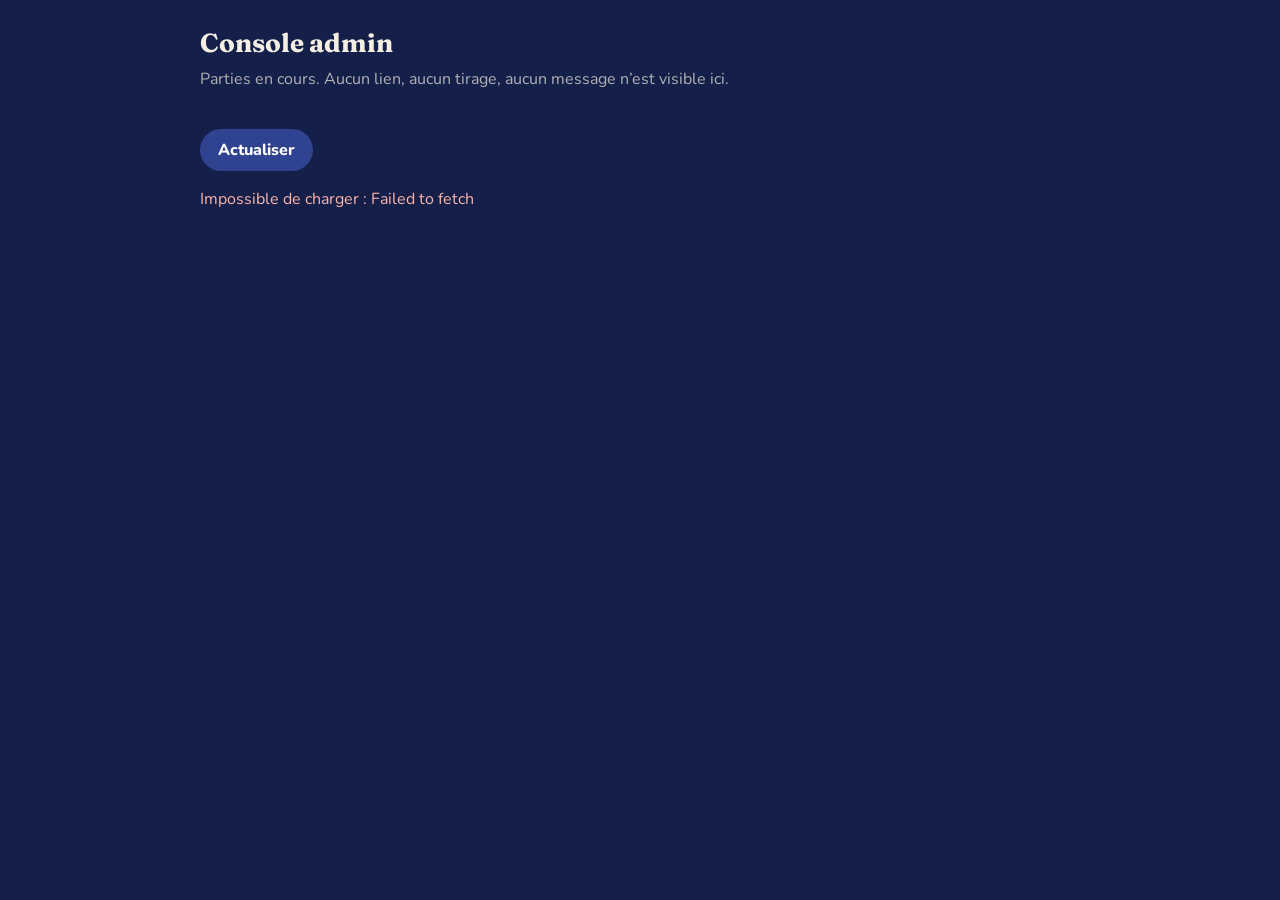
<file: admin.html>
<!doctype html><html lang="fr"><head><meta charset="utf-8"><meta name="viewport" content="width=device-width,initial-scale=1"><meta name="robots" content="noindex,nofollow"><title>Console admin – Village de Noël</title><style>@font-face{font-family:"Fraunces";font-weight:700;font-display:swap;src:url(fonts/fraunces-latin-700-normal.woff2) format("woff2")}@font-face{font-family:"Nunito";font-weight:400;font-display:swap;src:url(fonts/nunito-latin-400-normal.woff2) format("woff2")}@font-face{font-family:"Nunito";font-weight:800;font-display:swap;src:url(fonts/nunito-latin-800-normal.woff2) format("woff2")}h1,.t{font-family:"Fraunces",Georgia,serif}body{margin:0;background:#14204a;color:#f4efe2;font:16px/1.5 "Nunito",system-ui,sans-serif;padding:24px 16px}main{max-width:880px;margin:0 auto}h1{font-size:26px;margin:0 0 4px}.sub{opacity:.7;margin:0 0 20px}.row{background:#1e2d63;border-radius:14px;padding:14px 16px;margin:0 0 12px}.top{display:flex;gap:10px;flex-wrap:wrap;align-items:center;justify-content:space-between}.t{font-weight:700;font-size:18px}.m{opacity:.8;font-size:14px;margin-top:4px}.pill{display:inline-block;background:#2f4390;border-radius:999px;padding:2px 10px;font-size:13px;margin:2px 6px 2px 0}.ok{background:#2f6b4f}button{font:inherit;font-weight:800;border:0;border-radius:999px;padding:9px 18px;cursor:pointer;background:#c9372c;color:#fff}button.g{background:#2f4390}.err{color:#ffb4a8}.tot{display:flex;gap:12px;flex-wrap:wrap;margin:0 0 18px}.tot div{background:#1e2d63;border-radius:14px;padding:10px 16px}.tot b{font-size:24px;display:block}</style></head><body><main><h1>Console admin</h1><p class="sub">Parties en cours. Aucun lien, aucun tirage, aucun message n’est visible ici.</p><div id="tot" class="tot"></div><p><button class="g" id="rf">Actualiser</button></p><div id="err" class="err"></div><div id="list"></div></main>
<script>
(function(){
  const A=new URLSearchParams(location.hash.slice(1)).get('a')||'';
  const BAKED={"u":"https://xmishnbxlprtupvfqvru.supabase.co","k":"sb_publishable_p9Zce6EHgPYSvPBc44B3Fw_u8YJkApD"};
  const $=s=>document.querySelector(s);
  const rpc=async(fn,a)=>{const r=await fetch(BAKED.u.replace(/\/+$/,'')+'/rest/v1/rpc/'+fn,{method:'POST',headers:{apikey:BAKED.k,'Content-Type':'application/json'},body:JSON.stringify(a)});const j=await r.json().catch(()=>null);if(!r.ok)throw new Error((j&&(j.message||j.hint))||('HTTP '+r.status));return j;};
  const fd=s=>new Date(s).toLocaleDateString('fr-FR',{day:'numeric',month:'long',year:'numeric'});
  const mk=(t,c,x)=>{const e=document.createElement(t);if(c)e.className=c;if(x!=null)e.textContent=x;return e;};
  async function load(){
    $('#err').textContent='';
    try{
      const G=await rpc('admin_games',{p_secret:A}),L=$('#list');L.replaceChildren();
      const tp=G.reduce((s,g)=>s+g.players,0);
      $('#tot').replaceChildren(...[[G.length,'parties'],[tp,'joueurs'],[G.filter(g=>g.drawn).length,'tirages lancés']].map(([n,l])=>{const d=mk('div');d.append(mk('b','',n),l);return d;}));
      if(!G.length)L.append(mk('p','sub','Aucune partie pour le moment.'));
      G.forEach(g=>{
        const r=mk('div','row'),top=mk('div','top'),t=mk('div','t',(g.title||('Partie n°'+g.id))+(g.title?' (n°'+g.id+')':'')+(g.occasion?' · '+g.occasion:'')),b=mk('button','','Supprimer');
        b.onclick=async()=>{if(prompt('Supprimer définitivement la partie n°'+g.id+' ('+g.players+' joueurs) ? Tape SUPPRIMER pour confirmer.')!=='SUPPRIMER')return;try{await rpc('admin_delete_game',{p_secret:A,p_id:g.id});load();}catch(e){$('#err').textContent=e.message;}};
        top.append(t,b);
        const m=mk('div','m');m.append(mk('span','pill','créée le '+fd(g.created)),mk('span','pill','ouverture le '+fd(g.opening)),mk('span','pill'+(g.drawn?' ok':''),g.drawn?'tirage lancé':'tirage non lancé'),mk('span','pill',g.answered+'/'+g.players+' réponses'),mk('span','pill',g.ready+' cadeaux prêts'));
        r.append(top,m,mk('div','m','Organisation : '+(g.organizer||'non désignée')+' · '+g.names.join(', ')));L.append(r);
      });
    }catch(e){$('#err').textContent='Impossible de charger : '+e.message;}
  }
  $('#rf').onclick=load;load();
})();
</script></body></html>
</file>
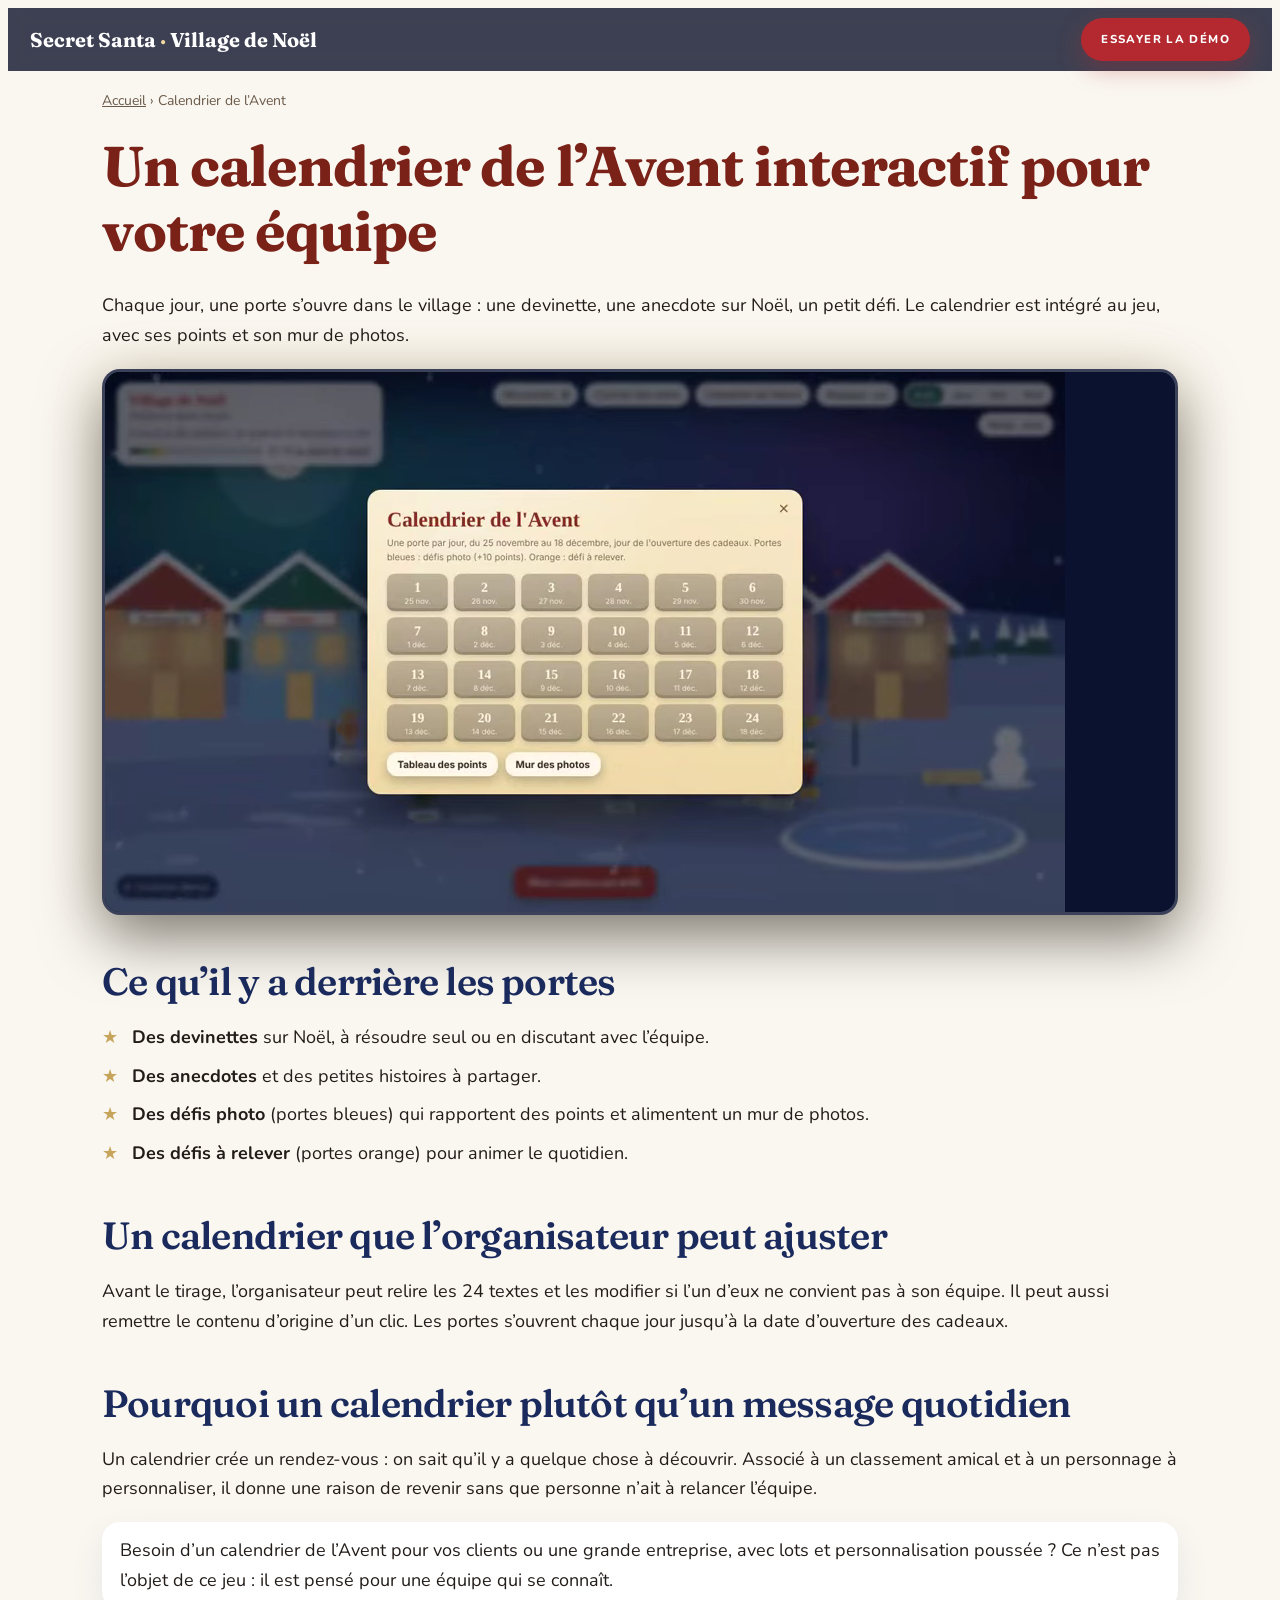
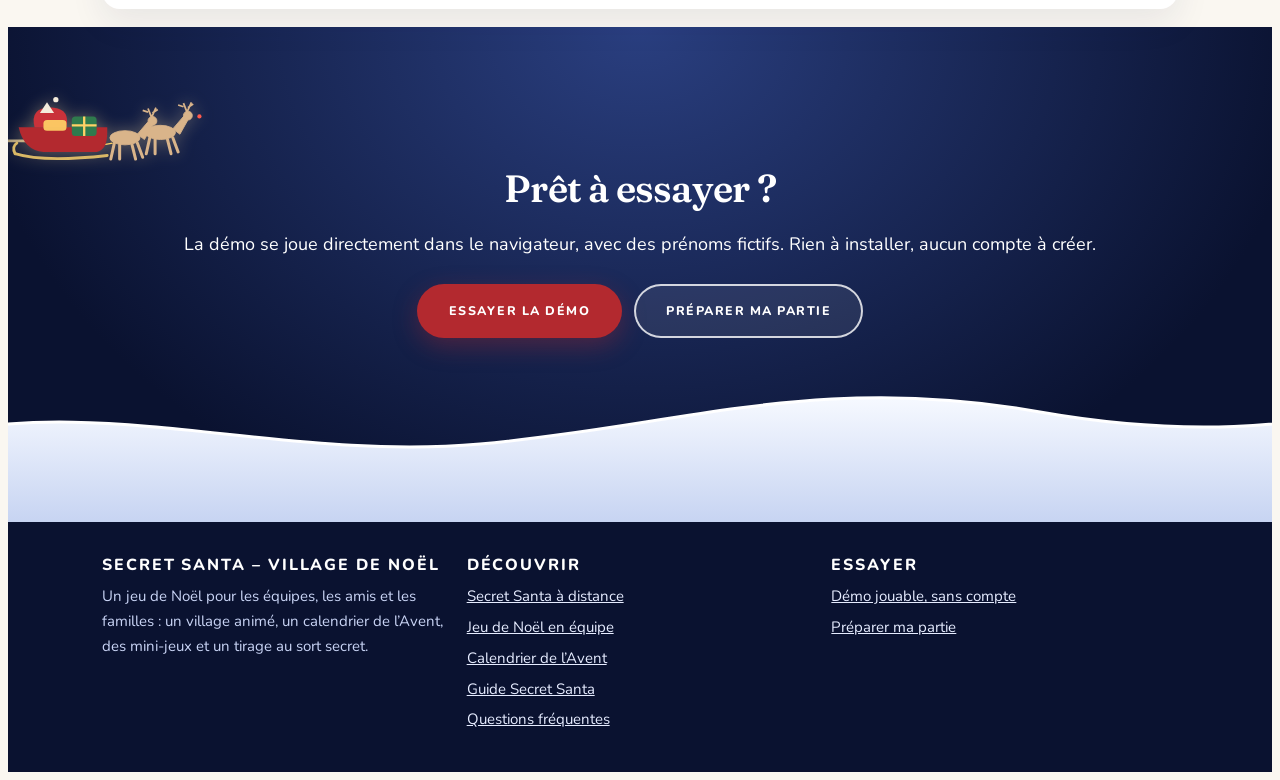
<file: calendrier-de-l-avent-interactif.html>
<!doctype html>
<html lang="fr">
<head>
<meta charset="utf-8">
<meta name="viewport" content="width=device-width,initial-scale=1">
<title>Calendrier de l’Avent interactif pour équipe : devinettes, défis photo</title>
<meta name="description" content="Un calendrier de l’Avent en ligne pour une équipe : 24 portes avec devinettes, anecdotes et défis photo, points à gagner, et textes modifiables par l’organisateur.">
<link rel="canonical" href="https://justinedeubeda.github.io/village-secret-santa/calendrier-de-l-avent-interactif.html">
<meta name="robots" content="index,follow,max-image-preview:large">
<meta name="theme-color" content="#0a1230">
<link rel="icon" href="favicon.svg" type="image/svg+xml">
<meta property="og:type" content="website">
<meta property="og:locale" content="fr_FR">
<meta property="og:site_name" content="Secret Santa – Village de Noël">
<meta property="og:title" content="Calendrier de l’Avent interactif pour équipe : devinettes, défis photo">
<meta property="og:description" content="Un calendrier de l’Avent en ligne pour une équipe : 24 portes avec devinettes, anecdotes et défis photo, points à gagner, et textes modifiables par l’organisateur.">
<meta property="og:url" content="https://justinedeubeda.github.io/village-secret-santa/calendrier-de-l-avent-interactif.html">
<meta property="og:image" content="https://justinedeubeda.github.io/village-secret-santa/img/og.jpg">
<meta property="og:image:width" content="1200"><meta property="og:image:height" content="630">
<meta property="og:image:alt" content="Le village de Noël sous la neige, avec ses boutiques, son sapin et ses personnages">
<meta name="twitter:card" content="summary_large_image">
<meta name="twitter:title" content="Calendrier de l’Avent interactif pour équipe : devinettes, défis photo">
<meta name="twitter:description" content="Un calendrier de l’Avent en ligne pour une équipe : 24 portes avec devinettes, anecdotes et défis photo, points à gagner, et textes modifiables par l’organisateur.">
<meta name="twitter:image" content="https://justinedeubeda.github.io/village-secret-santa/img/og.jpg">
<script type="application/ld+json">{"@context": "https://schema.org", "@type": "FAQPage", "mainEntity": [{"@type": "Question", "name": "Qu’est-ce qu’un calendrier de l’Avent interactif ?", "acceptedAnswer": {"@type": "Answer", "text": "C’est un calendrier numérique où chaque jour ouvre une porte avec un contenu à découvrir : devinette, anecdote ou défi."}}, {"@type": "Question", "name": "Peut-on modifier le contenu du calendrier ?", "acceptedAnswer": {"@type": "Answer", "text": "Oui, l’organisateur peut relire et modifier les 24 textes avant le tirage."}}]}</script>
<link rel="stylesheet" href="site.css">
</head>
<body class="lp"><header class="top"><div class="wrap"><a class="brand" href="./">Secret Santa <span>·</span> Village de Noël</a><nav aria-label="Navigation principale"><a href="secret-santa-a-distance.html">Secret Santa à distance</a><a href="jeu-de-noel-en-equipe.html">Jeu de Noël en équipe</a><a href="calendrier-de-l-avent-interactif.html" aria-current="page">Calendrier de l’Avent</a><a href="guide-secret-santa.html">Guide Secret Santa</a><a href="faq.html">Questions fréquentes</a></nav><a class="btn red sm" href="./#t=1">Essayer la démo</a></div></header><main class="page"><div class="wrap"><p class="crumbs"><a href="./">Accueil</a> › Calendrier de l’Avent</p><script type="application/ld+json">{"@context": "https://schema.org", "@type": "BreadcrumbList", "itemListElement": [{"@type": "ListItem", "position": 1, "name": "Accueil", "item": "https://justinedeubeda.github.io/village-secret-santa/"}, {"@type": "ListItem", "position": 2, "name": "Calendrier de l’Avent", "item": "https://justinedeubeda.github.io/village-secret-santa/calendrier-de-l-avent-interactif.html"}]}</script><h1>Un calendrier de l’Avent interactif pour votre équipe</h1>
<p>Chaque jour, une porte s’ouvre dans le village : une devinette, une anecdote sur Noël, un petit défi. Le calendrier est intégré au jeu, avec ses points et son mur de photos.</p>
<div class="frame"><video muted loop playsinline preload="none" poster="img/advent-poster.jpg" aria-label="Le calendrier de l’Avent du village avec ses 24 portes, le tableau des points et le mur des photos" data-lp-video><source src="img/advent.webm" type="video/webm"><source src="img/advent.mp4" type="video/mp4"></video><img class="fallback" src="img/advent.jpg" alt="Le calendrier de l’Avent du village avec ses 24 portes, le tableau des points et le mur des photos" width="1280" height="720" loading="lazy"></div>
<h2>Ce qu’il y a derrière les portes</h2>
<ul class="tick"><li><b>Des devinettes</b> sur Noël, à résoudre seul ou en discutant avec l’équipe.</li><li><b>Des anecdotes</b> et des petites histoires à partager.</li><li><b>Des défis photo</b> (portes bleues) qui rapportent des points et alimentent un mur de photos.</li><li><b>Des défis à relever</b> (portes orange) pour animer le quotidien.</li></ul>
<h2>Un calendrier que l’organisateur peut ajuster</h2>
<p>Avant le tirage, l’organisateur peut relire les 24 textes et les modifier si l’un d’eux ne convient pas à son équipe. Il peut aussi remettre le contenu d’origine d’un clic. Les portes s’ouvrent chaque jour jusqu’à la date d’ouverture des cadeaux.</p>
<h2>Pourquoi un calendrier plutôt qu’un message quotidien</h2>
<p>Un calendrier crée un rendez-vous : on sait qu’il y a quelque chose à découvrir. Associé à un classement amical et à un personnage à personnaliser, il donne une raison de revenir sans que personne n’ait à relancer l’équipe.</p>
<div class="note">Besoin d’un calendrier de l’Avent pour vos clients ou une grande entreprise, avec lots et personnalisation poussée ? Ce n’est pas l’objet de ce jeu : il est pensé pour une équipe qui se connaît.</div></div><div class="band"><div class="deco" aria-hidden="true"><svg class="sleigh" viewBox="0 0 260 90" aria-hidden="true">
<defs><linearGradient id="tr" x1="1" x2="0"><stop offset="0" stop-color="#ffe2a0" stop-opacity=".9"/><stop offset="1" stop-color="#ffe2a0" stop-opacity="0"/></linearGradient></defs>
<rect x="-120" y="48" width="170" height="3" rx="1.5" fill="url(#tr)" transform="translate(0,0)"/>
<g fill="#d9b48a" stroke="#d9b48a">
<g transform="translate(150,0)"><ellipse cx="22" cy="40" rx="17" ry="8"/><path d="M36,36 L48,22 L53,26 L44,42Z"/><circle cx="53" cy="21" r="5"/><path d="M52,17 l-4,-10 m4,10 l5,-11 m-9,5 l-6,-2 m11,3 l6,-4" stroke-width="2" fill="none"/><path d="M10,46 L6,64 M16,48 L16,64 M30,48 L34,64 M36,46 L42,62" stroke-width="3.4" stroke-linecap="round" fill="none"/></g>
<g transform="translate(110,6)"><ellipse cx="22" cy="40" rx="17" ry="8"/><path d="M36,36 L48,22 L53,26 L44,42Z"/><circle cx="53" cy="21" r="5"/><path d="M52,17 l-4,-10 m4,10 l5,-11 m-9,5 l-6,-2 m11,3 l6,-4" stroke-width="2" fill="none"/><path d="M10,46 L6,64 M16,48 L16,64 M30,48 L34,64 M36,46 L42,62" stroke-width="3.4" stroke-linecap="round" fill="none"/></g>
</g>
<circle cx="216" cy="22" r="2.4" fill="#ff5a4d"/>
<path d="M118,52 L96,56" stroke="#ffd166" stroke-width="1.6"/>
<path d="M12,34 Q18,60 40,62 L100,62 Q112,60 112,40 L112,34Z" fill="#b3292f"/>
<path d="M8,64 Q40,74 112,66" stroke="#d9b866" stroke-width="3.2" fill="none" stroke-linecap="round"/>
<path d="M8,64 Q4,56 10,52" stroke="#d9b866" stroke-width="3.2" fill="none" stroke-linecap="round"/>
<path d="M30,34 Q24,10 52,12 Q70,14 66,34Z" fill="#c9323a"/><path d="M36,18 l8,-12 l8,12" fill="#f4ecdc"/><circle cx="54" cy="3" r="3" fill="#f4ecdc"/>
<rect x="72" y="22" width="28" height="22" rx="4" fill="#2f7a4d"/><path d="M72,32 h28 M86,22 v22" stroke="#ffd166" stroke-width="2.6"/>
<rect x="40" y="26" width="26" height="12" rx="4" fill="#ffd166" opacity=".92"/>
</svg><svg class="snow" viewBox="0 0 1440 170" preserveAspectRatio="xMidYMax slice" aria-hidden="true">
<defs><linearGradient id="sn" x1="0" y1="0" x2="0" y2="1"><stop offset="0" stop-color="#f6f9ff"/><stop offset="1" stop-color="#c7d4f2"/></linearGradient></defs>
<path d="M0,86 C180,40 360,110 560,92 C760,74 900,20 1120,60 C1280,88 1380,70 1440,60 L1440,170 L0,170Z" fill="url(#sn)"/>
<path d="M0,86 C180,40 360,110 560,92 C760,74 900,20 1120,60 C1280,88 1380,70 1440,60" fill="none" stroke="#fff" stroke-width="3"/>
</svg>
<svg class="sled" viewBox="0 0 1440 170" preserveAspectRatio="xMidYMax slice" aria-hidden="true"><g><animateMotion dur="9s" repeatCount="indefinite" rotate="auto" calcMode="spline" keyTimes="0;1" keySplines=".4 0 .8 .6" path="M-60,70 C80,44 180,34 270,52 C380,84 470,98 560,92 C700,82 800,36 900,26"/>
<g transform="translate(-30,-60) scale(1.7)"><path d="M0,38 L38,38 Q46,38 46,32" fill="none" stroke="#7a4a2a" stroke-width="3.4" stroke-linecap="round"/><rect x="8" y="22" width="22" height="12" rx="4" fill="#b3292f"/><circle cx="22" cy="14" r="8" fill="#f2c7a5"/><path d="M13,12 Q22,-6 32,12Z" fill="#2f7a4d"/><circle cx="22" cy="-1" r="3" fill="#fff"/><rect x="14" y="19" width="16" height="4" rx="2" fill="#f4c95d"/><circle cx="19" cy="14" r="1.2" fill="#2b2320"/><circle cx="26" cy="14" r="1.2" fill="#2b2320"/><path d="M30,26 L44,22" stroke="#b3292f" stroke-width="4" stroke-linecap="round"/></g></g></svg></div><div class="wrap"><h2>Prêt à essayer ?</h2><p>La démo se joue directement dans le navigateur, avec des prénoms fictifs. Rien à installer, aucun compte à créer.</p><div class="cta"><a class="btn red" href="./#t=1">Essayer la démo</a><a class="btn ghost" href="./#o=">Préparer ma partie</a></div></div></div></main><footer><div class="wrap"><div class="cols"><div><h3>Secret Santa – Village de Noël</h3><p>Un jeu de Noël pour les équipes, les amis et les familles : un village animé, un calendrier de l’Avent, des mini-jeux et un tirage au sort secret.</p></div><div><h3>Découvrir</h3><ul><li><a href="secret-santa-a-distance.html">Secret Santa à distance</a></li><li><a href="jeu-de-noel-en-equipe.html">Jeu de Noël en équipe</a></li><li><a href="calendrier-de-l-avent-interactif.html">Calendrier de l’Avent</a></li><li><a href="guide-secret-santa.html">Guide Secret Santa</a></li><li><a href="faq.html">Questions fréquentes</a></li></ul></div><div><h3>Essayer</h3><ul><li><a href="./#t=1">Démo jouable, sans compte</a></li><li><a href="./#o=">Préparer ma partie</a></li></ul></div></div></div></footer><script>(function(){try{var sp=document.querySelectorAll(".sprig");if("IntersectionObserver"in window){var io=new IntersectionObserver(function(es){es.forEach(function(e){if(e.isIntersecting){e.target.classList.add("in");io.unobserve(e.target)}})},{threshold:.2,rootMargin:"0px 0px -8% 0px"});sp.forEach(function(x){io.observe(x)})}else{sp.forEach(function(x){x.classList.add("in")})}}catch(e){}})();</script><script>(function(){try{var rm=window.matchMedia&&matchMedia("(prefers-reduced-motion: reduce)").matches;var vs=document.querySelectorAll("video[data-lp-video]");vs.forEach(function(v){if(rm){v.removeAttribute("autoplay");v.pause();return}if(v.hasAttribute("autoplay"))return;if("IntersectionObserver"in window){new IntersectionObserver(function(es,o){es.forEach(function(e){if(e.isIntersecting){v.preload="auto";v.play().catch(function(){});o.unobserve(v)}})},{rootMargin:"120px"}).observe(v)}else{v.play().catch(function(){})}})}catch(e){}})();</script></body></html>
</file>
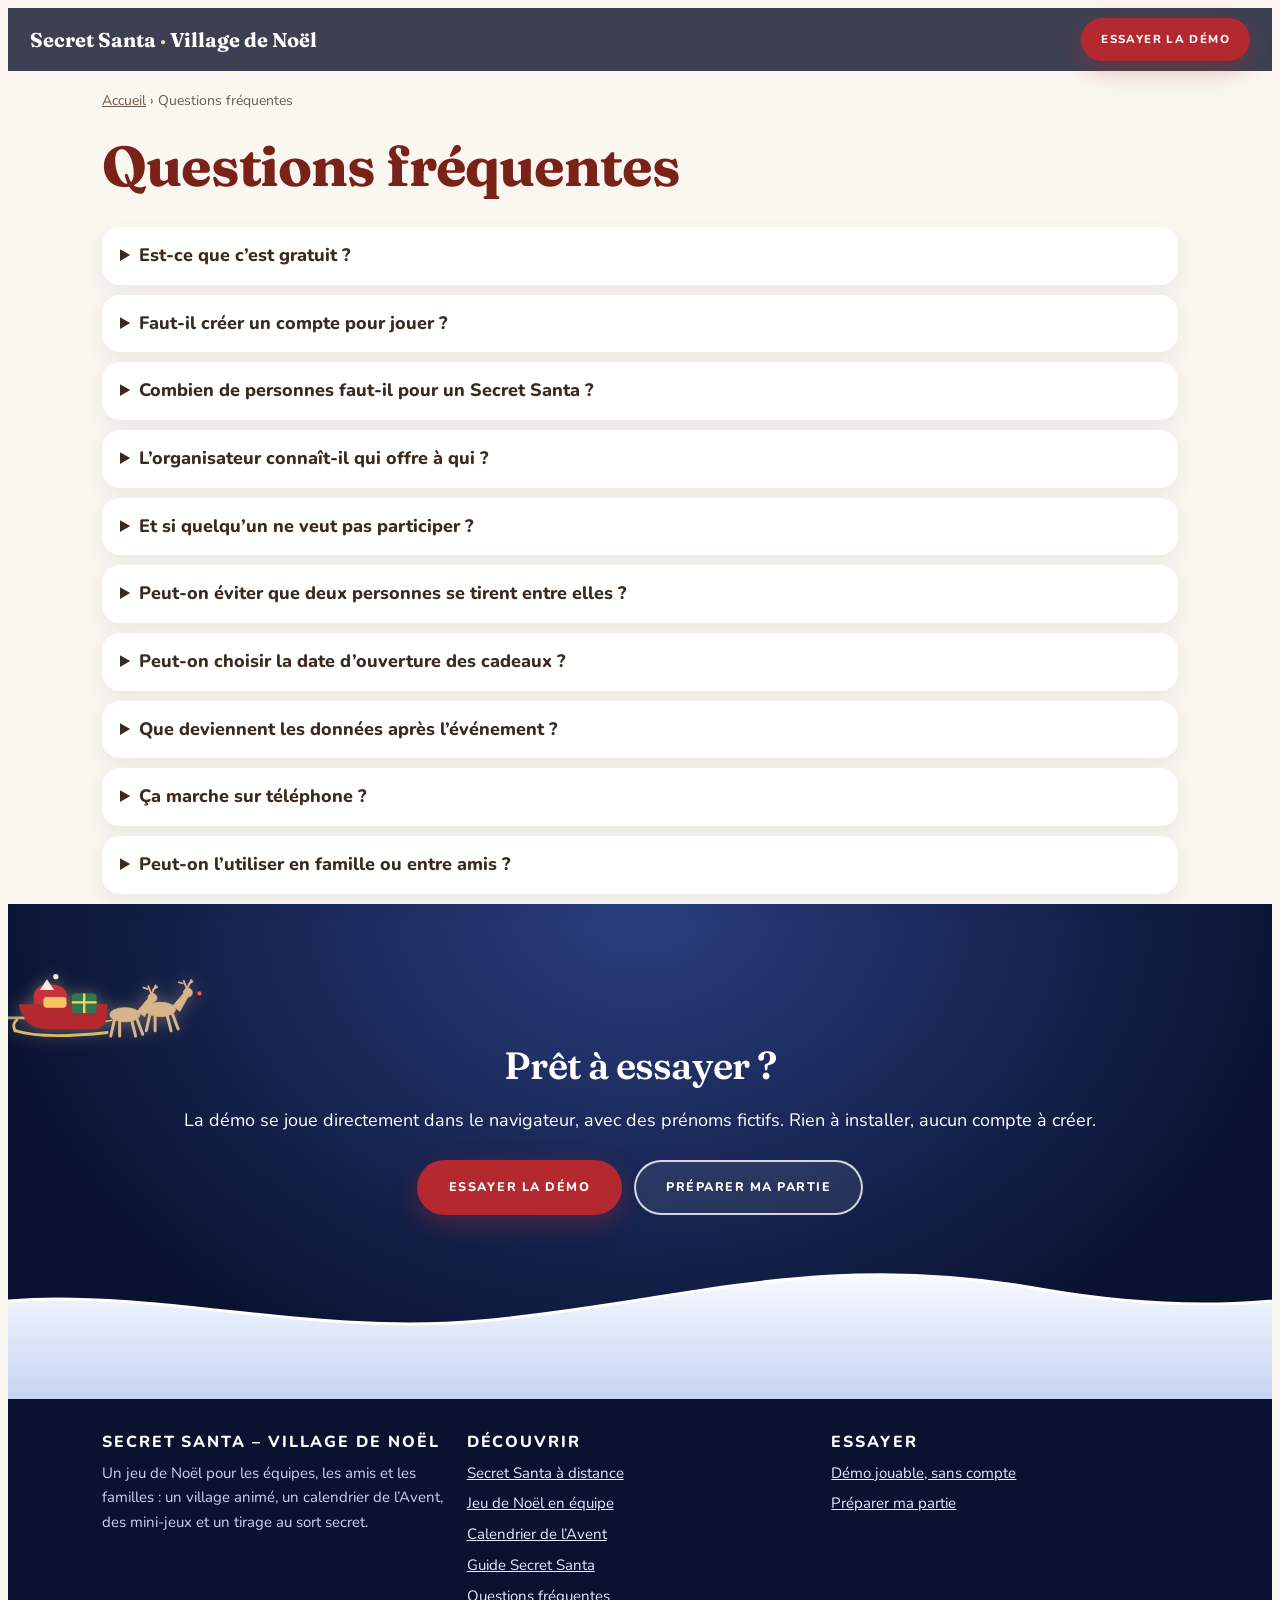
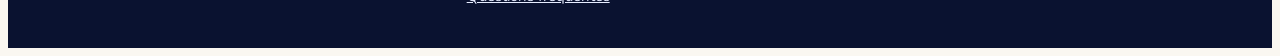
<file: faq.html>
<!doctype html>
<html lang="fr">
<head>
<meta charset="utf-8">
<meta name="viewport" content="width=device-width,initial-scale=1">
<title>Questions fréquentes sur Secret Santa – Village de Noël</title>
<meta name="description" content="Gratuit ? Compte nécessaire ? L’organisateur voit-il les paires ? Toutes les réponses sur le village de Noël et le tirage au sort Secret Santa.">
<link rel="canonical" href="https://justinedeubeda.github.io/village-secret-santa/faq.html">
<meta name="robots" content="index,follow,max-image-preview:large">
<meta name="theme-color" content="#0a1230">
<link rel="icon" href="favicon.svg" type="image/svg+xml">
<meta property="og:type" content="website">
<meta property="og:locale" content="fr_FR">
<meta property="og:site_name" content="Secret Santa – Village de Noël">
<meta property="og:title" content="Questions fréquentes sur Secret Santa – Village de Noël">
<meta property="og:description" content="Gratuit ? Compte nécessaire ? L’organisateur voit-il les paires ? Toutes les réponses sur le village de Noël et le tirage au sort Secret Santa.">
<meta property="og:url" content="https://justinedeubeda.github.io/village-secret-santa/faq.html">
<meta property="og:image" content="https://justinedeubeda.github.io/village-secret-santa/img/og.jpg">
<meta property="og:image:width" content="1200"><meta property="og:image:height" content="630">
<meta property="og:image:alt" content="Le village de Noël sous la neige, avec ses boutiques, son sapin et ses personnages">
<meta name="twitter:card" content="summary_large_image">
<meta name="twitter:title" content="Questions fréquentes sur Secret Santa – Village de Noël">
<meta name="twitter:description" content="Gratuit ? Compte nécessaire ? L’organisateur voit-il les paires ? Toutes les réponses sur le village de Noël et le tirage au sort Secret Santa.">
<meta name="twitter:image" content="https://justinedeubeda.github.io/village-secret-santa/img/og.jpg">
<script type="application/ld+json">{"@context": "https://schema.org", "@type": "FAQPage", "mainEntity": [{"@type": "Question", "name": "Est-ce que c’est gratuit ?", "acceptedAnswer": {"@type": "Answer", "text": "Oui, le village est gratuit pour cette saison. Les joueurs n’ont aucun compte à créer : chacun reçoit un lien personnel."}}, {"@type": "Question", "name": "Faut-il créer un compte pour jouer ?", "acceptedAnswer": {"@type": "Answer", "text": "Non. L’organisateur ajoute les prénoms, puis chaque joueur reçoit un lien personnel. Il suffit de l’ouvrir dans le navigateur, sur ordinateur ou sur mobile."}}, {"@type": "Question", "name": "Combien de personnes faut-il pour un Secret Santa ?", "acceptedAnswer": {"@type": "Answer", "text": "Il faut au moins 3 joueurs pour que le tirage au sort ait un sens. Il n’y a pas d’autre minimum : l’ambiance est la même pour une équipe de 5 ou de 30."}}, {"@type": "Question", "name": "L’organisateur connaît-il qui offre à qui ?", "acceptedAnswer": {"@type": "Answer", "text": "Non, pas dans l’application. L’écran du tirage n’affiche jamais les paires, et chaque joueur ne découvre que la personne à qui il offre, dans sa propre lettre."}}, {"@type": "Question", "name": "Et si quelqu’un ne veut pas participer ?", "acceptedAnswer": {"@type": "Answer", "text": "Chaque joueur répond à l’invitation par « Oui, je participe » ou « Pas cette année ». Seuls ceux qui participent entrent dans le tirage."}}, {"@type": "Question", "name": "Peut-on éviter que deux personnes se tirent entre elles ?", "acceptedAnswer": {"@type": "Answer", "text": "Chacun peut indiquer discrètement les personnes avec lesquelles il est moins à l’aise pour offrir, et celles à qui il adorerait offrir. Le tirage respecte toujours les exclusions et maximise les envies, sans jamais promettre un résultat."}}, {"@type": "Question", "name": "Peut-on choisir la date d’ouverture des cadeaux ?", "acceptedAnswer": {"@type": "Answer", "text": "Oui. L’organisateur fixe la date et l’heure d’ouverture, ainsi qu’un budget indicatif, et peut les modifier ensuite."}}, {"@type": "Question", "name": "Que deviennent les données après l’événement ?", "acceptedAnswer": {"@type": "Answer", "text": "Le village conserve les prénoms, les réponses, les idées confiées aux lutins et, si les joueurs le choisissent, des photos de défi. L’organisateur peut supprimer définitivement sa partie depuis son espace organisateur, ce qui efface réponses et photos."}}, {"@type": "Question", "name": "Ça marche sur téléphone ?", "acceptedAnswer": {"@type": "Answer", "text": "Oui, le village s’ouvre dans le navigateur du téléphone et peut être ajouté à l’écran d’accueil. Une application dans les stores n’existe pas pour l’instant."}}, {"@type": "Question", "name": "Peut-on l’utiliser en famille ou entre amis ?", "acceptedAnswer": {"@type": "Answer", "text": "Oui. Le village a été pensé pour une équipe, mais il fonctionne de la même façon pour une famille, un groupe d’amis ou une association."}}]}</script>
<link rel="stylesheet" href="site.css">
</head>
<body class="lp"><header class="top"><div class="wrap"><a class="brand" href="./">Secret Santa <span>·</span> Village de Noël</a><nav aria-label="Navigation principale"><a href="secret-santa-a-distance.html">Secret Santa à distance</a><a href="jeu-de-noel-en-equipe.html">Jeu de Noël en équipe</a><a href="calendrier-de-l-avent-interactif.html">Calendrier de l’Avent</a><a href="guide-secret-santa.html">Guide Secret Santa</a><a href="faq.html" aria-current="page">Questions fréquentes</a></nav><a class="btn red sm" href="./#t=1">Essayer la démo</a></div></header><main class="page"><div class="wrap"><p class="crumbs"><a href="./">Accueil</a> › Questions fréquentes</p><script type="application/ld+json">{"@context": "https://schema.org", "@type": "BreadcrumbList", "itemListElement": [{"@type": "ListItem", "position": 1, "name": "Accueil", "item": "https://justinedeubeda.github.io/village-secret-santa/"}, {"@type": "ListItem", "position": 2, "name": "Questions fréquentes", "item": "https://justinedeubeda.github.io/village-secret-santa/faq.html"}]}</script><h1>Questions fréquentes</h1><details><summary>Est-ce que c’est gratuit ?</summary><p>Oui, le village est gratuit pour cette saison. Les joueurs n’ont aucun compte à créer : chacun reçoit un lien personnel.</p></details><details><summary>Faut-il créer un compte pour jouer ?</summary><p>Non. L’organisateur ajoute les prénoms, puis chaque joueur reçoit un lien personnel. Il suffit de l’ouvrir dans le navigateur, sur ordinateur ou sur mobile.</p></details><details><summary>Combien de personnes faut-il pour un Secret Santa ?</summary><p>Il faut au moins 3 joueurs pour que le tirage au sort ait un sens. Il n’y a pas d’autre minimum : l’ambiance est la même pour une équipe de 5 ou de 30.</p></details><details><summary>L’organisateur connaît-il qui offre à qui ?</summary><p>Non, pas dans l’application. L’écran du tirage n’affiche jamais les paires, et chaque joueur ne découvre que la personne à qui il offre, dans sa propre lettre.</p></details><details><summary>Et si quelqu’un ne veut pas participer ?</summary><p>Chaque joueur répond à l’invitation par « Oui, je participe » ou « Pas cette année ». Seuls ceux qui participent entrent dans le tirage.</p></details><details><summary>Peut-on éviter que deux personnes se tirent entre elles ?</summary><p>Chacun peut indiquer discrètement les personnes avec lesquelles il est moins à l’aise pour offrir, et celles à qui il adorerait offrir. Le tirage respecte toujours les exclusions et maximise les envies, sans jamais promettre un résultat.</p></details><details><summary>Peut-on choisir la date d’ouverture des cadeaux ?</summary><p>Oui. L’organisateur fixe la date et l’heure d’ouverture, ainsi qu’un budget indicatif, et peut les modifier ensuite.</p></details><details><summary>Que deviennent les données après l’événement ?</summary><p>Le village conserve les prénoms, les réponses, les idées confiées aux lutins et, si les joueurs le choisissent, des photos de défi. L’organisateur peut supprimer définitivement sa partie depuis son espace organisateur, ce qui efface réponses et photos.</p></details><details><summary>Ça marche sur téléphone ?</summary><p>Oui, le village s’ouvre dans le navigateur du téléphone et peut être ajouté à l’écran d’accueil. Une application dans les stores n’existe pas pour l’instant.</p></details><details><summary>Peut-on l’utiliser en famille ou entre amis ?</summary><p>Oui. Le village a été pensé pour une équipe, mais il fonctionne de la même façon pour une famille, un groupe d’amis ou une association.</p></details></div><div class="band"><div class="deco" aria-hidden="true"><svg class="sleigh" viewBox="0 0 260 90" aria-hidden="true">
<defs><linearGradient id="tr" x1="1" x2="0"><stop offset="0" stop-color="#ffe2a0" stop-opacity=".9"/><stop offset="1" stop-color="#ffe2a0" stop-opacity="0"/></linearGradient></defs>
<rect x="-120" y="48" width="170" height="3" rx="1.5" fill="url(#tr)" transform="translate(0,0)"/>
<g fill="#d9b48a" stroke="#d9b48a">
<g transform="translate(150,0)"><ellipse cx="22" cy="40" rx="17" ry="8"/><path d="M36,36 L48,22 L53,26 L44,42Z"/><circle cx="53" cy="21" r="5"/><path d="M52,17 l-4,-10 m4,10 l5,-11 m-9,5 l-6,-2 m11,3 l6,-4" stroke-width="2" fill="none"/><path d="M10,46 L6,64 M16,48 L16,64 M30,48 L34,64 M36,46 L42,62" stroke-width="3.4" stroke-linecap="round" fill="none"/></g>
<g transform="translate(110,6)"><ellipse cx="22" cy="40" rx="17" ry="8"/><path d="M36,36 L48,22 L53,26 L44,42Z"/><circle cx="53" cy="21" r="5"/><path d="M52,17 l-4,-10 m4,10 l5,-11 m-9,5 l-6,-2 m11,3 l6,-4" stroke-width="2" fill="none"/><path d="M10,46 L6,64 M16,48 L16,64 M30,48 L34,64 M36,46 L42,62" stroke-width="3.4" stroke-linecap="round" fill="none"/></g>
</g>
<circle cx="216" cy="22" r="2.4" fill="#ff5a4d"/>
<path d="M118,52 L96,56" stroke="#ffd166" stroke-width="1.6"/>
<path d="M12,34 Q18,60 40,62 L100,62 Q112,60 112,40 L112,34Z" fill="#b3292f"/>
<path d="M8,64 Q40,74 112,66" stroke="#d9b866" stroke-width="3.2" fill="none" stroke-linecap="round"/>
<path d="M8,64 Q4,56 10,52" stroke="#d9b866" stroke-width="3.2" fill="none" stroke-linecap="round"/>
<path d="M30,34 Q24,10 52,12 Q70,14 66,34Z" fill="#c9323a"/><path d="M36,18 l8,-12 l8,12" fill="#f4ecdc"/><circle cx="54" cy="3" r="3" fill="#f4ecdc"/>
<rect x="72" y="22" width="28" height="22" rx="4" fill="#2f7a4d"/><path d="M72,32 h28 M86,22 v22" stroke="#ffd166" stroke-width="2.6"/>
<rect x="40" y="26" width="26" height="12" rx="4" fill="#ffd166" opacity=".92"/>
</svg><svg class="snow" viewBox="0 0 1440 170" preserveAspectRatio="xMidYMax slice" aria-hidden="true">
<defs><linearGradient id="sn" x1="0" y1="0" x2="0" y2="1"><stop offset="0" stop-color="#f6f9ff"/><stop offset="1" stop-color="#c7d4f2"/></linearGradient></defs>
<path d="M0,86 C180,40 360,110 560,92 C760,74 900,20 1120,60 C1280,88 1380,70 1440,60 L1440,170 L0,170Z" fill="url(#sn)"/>
<path d="M0,86 C180,40 360,110 560,92 C760,74 900,20 1120,60 C1280,88 1380,70 1440,60" fill="none" stroke="#fff" stroke-width="3"/>
</svg>
<svg class="sled" viewBox="0 0 1440 170" preserveAspectRatio="xMidYMax slice" aria-hidden="true"><g><animateMotion dur="9s" repeatCount="indefinite" rotate="auto" calcMode="spline" keyTimes="0;1" keySplines=".4 0 .8 .6" path="M-60,70 C80,44 180,34 270,52 C380,84 470,98 560,92 C700,82 800,36 900,26"/>
<g transform="translate(-30,-60) scale(1.7)"><path d="M0,38 L38,38 Q46,38 46,32" fill="none" stroke="#7a4a2a" stroke-width="3.4" stroke-linecap="round"/><rect x="8" y="22" width="22" height="12" rx="4" fill="#b3292f"/><circle cx="22" cy="14" r="8" fill="#f2c7a5"/><path d="M13,12 Q22,-6 32,12Z" fill="#2f7a4d"/><circle cx="22" cy="-1" r="3" fill="#fff"/><rect x="14" y="19" width="16" height="4" rx="2" fill="#f4c95d"/><circle cx="19" cy="14" r="1.2" fill="#2b2320"/><circle cx="26" cy="14" r="1.2" fill="#2b2320"/><path d="M30,26 L44,22" stroke="#b3292f" stroke-width="4" stroke-linecap="round"/></g></g></svg></div><div class="wrap"><h2>Prêt à essayer ?</h2><p>La démo se joue directement dans le navigateur, avec des prénoms fictifs. Rien à installer, aucun compte à créer.</p><div class="cta"><a class="btn red" href="./#t=1">Essayer la démo</a><a class="btn ghost" href="./#o=">Préparer ma partie</a></div></div></div></main><footer><div class="wrap"><div class="cols"><div><h3>Secret Santa – Village de Noël</h3><p>Un jeu de Noël pour les équipes, les amis et les familles : un village animé, un calendrier de l’Avent, des mini-jeux et un tirage au sort secret.</p></div><div><h3>Découvrir</h3><ul><li><a href="secret-santa-a-distance.html">Secret Santa à distance</a></li><li><a href="jeu-de-noel-en-equipe.html">Jeu de Noël en équipe</a></li><li><a href="calendrier-de-l-avent-interactif.html">Calendrier de l’Avent</a></li><li><a href="guide-secret-santa.html">Guide Secret Santa</a></li><li><a href="faq.html">Questions fréquentes</a></li></ul></div><div><h3>Essayer</h3><ul><li><a href="./#t=1">Démo jouable, sans compte</a></li><li><a href="./#o=">Préparer ma partie</a></li></ul></div></div></div></footer><script>(function(){try{var sp=document.querySelectorAll(".sprig");if("IntersectionObserver"in window){var io=new IntersectionObserver(function(es){es.forEach(function(e){if(e.isIntersecting){e.target.classList.add("in");io.unobserve(e.target)}})},{threshold:.2,rootMargin:"0px 0px -8% 0px"});sp.forEach(function(x){io.observe(x)})}else{sp.forEach(function(x){x.classList.add("in")})}}catch(e){}})();</script><script>(function(){try{var rm=window.matchMedia&&matchMedia("(prefers-reduced-motion: reduce)").matches;var vs=document.querySelectorAll("video[data-lp-video]");vs.forEach(function(v){if(rm){v.removeAttribute("autoplay");v.pause();return}if(v.hasAttribute("autoplay"))return;if("IntersectionObserver"in window){new IntersectionObserver(function(es,o){es.forEach(function(e){if(e.isIntersecting){v.preload="auto";v.play().catch(function(){});o.unobserve(v)}})},{rootMargin:"120px"}).observe(v)}else{v.play().catch(function(){})}})}catch(e){}})();</script></body></html>
</file>
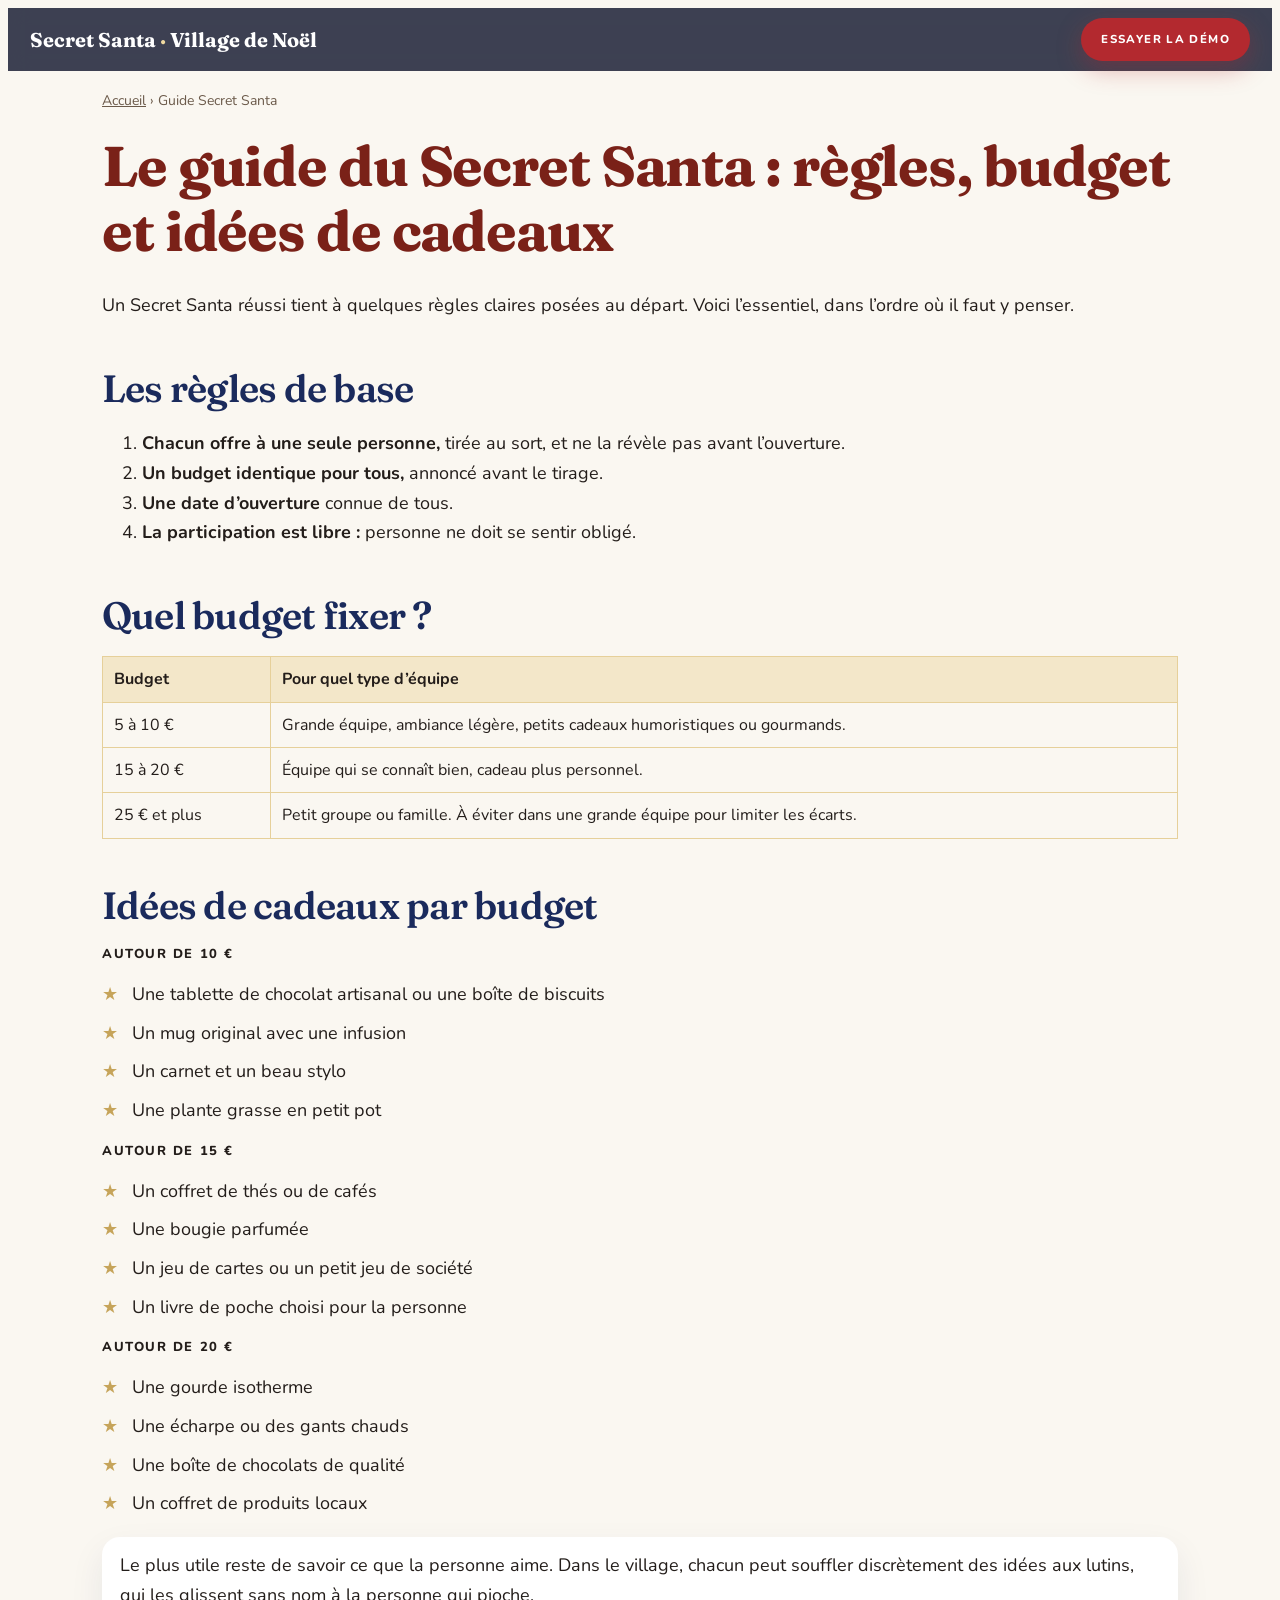
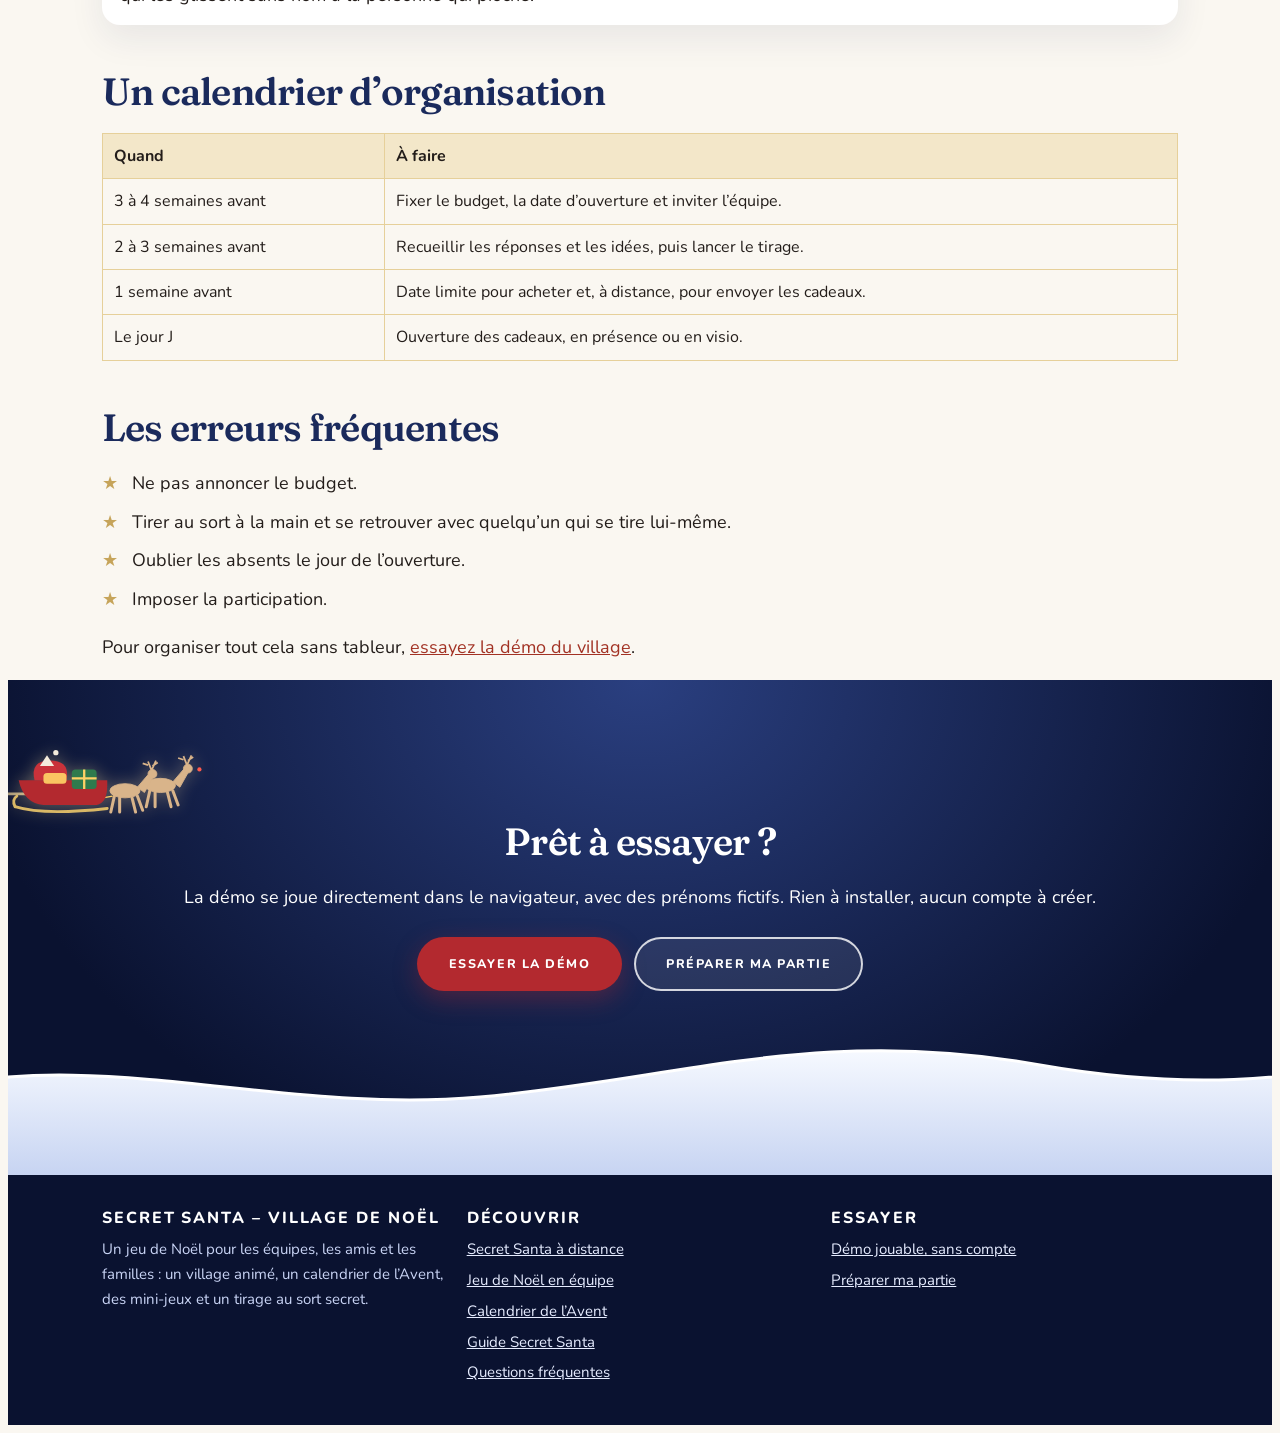
<file: guide-secret-santa.html>
<!doctype html>
<html lang="fr">
<head>
<meta charset="utf-8">
<meta name="viewport" content="width=device-width,initial-scale=1">
<title>Guide du Secret Santa : règles, budget et idées de cadeaux à 10, 15 et 20 €</title>
<meta name="description" content="Les règles d’un Secret Santa réussi, comment fixer le budget, un calendrier d’organisation et des idées de cadeaux à 10, 15 et 20 euros pour une équipe.">
<link rel="canonical" href="https://justinedeubeda.github.io/village-secret-santa/guide-secret-santa.html">
<meta name="robots" content="index,follow,max-image-preview:large">
<meta name="theme-color" content="#0a1230">
<link rel="icon" href="favicon.svg" type="image/svg+xml">
<meta property="og:type" content="website">
<meta property="og:locale" content="fr_FR">
<meta property="og:site_name" content="Secret Santa – Village de Noël">
<meta property="og:title" content="Guide du Secret Santa : règles, budget et idées de cadeaux à 10, 15 et 20 €">
<meta property="og:description" content="Les règles d’un Secret Santa réussi, comment fixer le budget, un calendrier d’organisation et des idées de cadeaux à 10, 15 et 20 euros pour une équipe.">
<meta property="og:url" content="https://justinedeubeda.github.io/village-secret-santa/guide-secret-santa.html">
<meta property="og:image" content="https://justinedeubeda.github.io/village-secret-santa/img/og.jpg">
<meta property="og:image:width" content="1200"><meta property="og:image:height" content="630">
<meta property="og:image:alt" content="Le village de Noël sous la neige, avec ses boutiques, son sapin et ses personnages">
<meta name="twitter:card" content="summary_large_image">
<meta name="twitter:title" content="Guide du Secret Santa : règles, budget et idées de cadeaux à 10, 15 et 20 €">
<meta name="twitter:description" content="Les règles d’un Secret Santa réussi, comment fixer le budget, un calendrier d’organisation et des idées de cadeaux à 10, 15 et 20 euros pour une équipe.">
<meta name="twitter:image" content="https://justinedeubeda.github.io/village-secret-santa/img/og.jpg">
<script type="application/ld+json">{"@context": "https://schema.org", "@type": "FAQPage", "mainEntity": [{"@type": "Question", "name": "Quel budget pour un Secret Santa au travail ?", "acceptedAnswer": {"@type": "Answer", "text": "Entre 10 et 20 € convient à la plupart des équipes ; 5 à 10 € pour une grande équipe, plus pour un petit groupe qui se connaît bien."}}, {"@type": "Question", "name": "Quelles sont les règles du Secret Santa ?", "acceptedAnswer": {"@type": "Answer", "text": "Chacun offre à une personne tirée au sort sans la révéler, avec un budget commun et une date d’ouverture connue de tous."}}]}</script>
<link rel="stylesheet" href="site.css">
</head>
<body class="lp"><header class="top"><div class="wrap"><a class="brand" href="./">Secret Santa <span>·</span> Village de Noël</a><nav aria-label="Navigation principale"><a href="secret-santa-a-distance.html">Secret Santa à distance</a><a href="jeu-de-noel-en-equipe.html">Jeu de Noël en équipe</a><a href="calendrier-de-l-avent-interactif.html">Calendrier de l’Avent</a><a href="guide-secret-santa.html" aria-current="page">Guide Secret Santa</a><a href="faq.html">Questions fréquentes</a></nav><a class="btn red sm" href="./#t=1">Essayer la démo</a></div></header><main class="page"><div class="wrap"><p class="crumbs"><a href="./">Accueil</a> › Guide Secret Santa</p><script type="application/ld+json">{"@context": "https://schema.org", "@type": "BreadcrumbList", "itemListElement": [{"@type": "ListItem", "position": 1, "name": "Accueil", "item": "https://justinedeubeda.github.io/village-secret-santa/"}, {"@type": "ListItem", "position": 2, "name": "Guide Secret Santa", "item": "https://justinedeubeda.github.io/village-secret-santa/guide-secret-santa.html"}]}</script><h1>Le guide du Secret Santa : règles, budget et idées de cadeaux</h1>
<p>Un Secret Santa réussi tient à quelques règles claires posées au départ. Voici l’essentiel, dans l’ordre où il faut y penser.</p>
<h2>Les règles de base</h2>
<ol><li><b>Chacun offre à une seule personne,</b> tirée au sort, et ne la révèle pas avant l’ouverture.</li><li><b>Un budget identique pour tous,</b> annoncé avant le tirage.</li><li><b>Une date d’ouverture</b> connue de tous.</li><li><b>La participation est libre :</b> personne ne doit se sentir obligé.</li></ol>
<h2>Quel budget fixer ?</h2>
<table><tr><th>Budget</th><th>Pour quel type d’équipe</th></tr>
<tr><td>5 à 10 €</td><td>Grande équipe, ambiance légère, petits cadeaux humoristiques ou gourmands.</td></tr>
<tr><td>15 à 20 €</td><td>Équipe qui se connaît bien, cadeau plus personnel.</td></tr>
<tr><td>25 € et plus</td><td>Petit groupe ou famille. À éviter dans une grande équipe pour limiter les écarts.</td></tr></table>
<h2>Idées de cadeaux par budget</h2>
<h3>Autour de 10 €</h3><ul class="tick"><li>Une tablette de chocolat artisanal ou une boîte de biscuits</li><li>Un mug original avec une infusion</li><li>Un carnet et un beau stylo</li><li>Une plante grasse en petit pot</li></ul>
<h3>Autour de 15 €</h3><ul class="tick"><li>Un coffret de thés ou de cafés</li><li>Une bougie parfumée</li><li>Un jeu de cartes ou un petit jeu de société</li><li>Un livre de poche choisi pour la personne</li></ul>
<h3>Autour de 20 €</h3><ul class="tick"><li>Une gourde isotherme</li><li>Une écharpe ou des gants chauds</li><li>Une boîte de chocolats de qualité</li><li>Un coffret de produits locaux</li></ul>
<div class="note">Le plus utile reste de savoir ce que la personne aime. Dans le village, chacun peut souffler discrètement des idées aux lutins, qui les glissent sans nom à la personne qui pioche.</div>
<h2>Un calendrier d’organisation</h2>
<table><tr><th>Quand</th><th>À faire</th></tr>
<tr><td>3 à 4 semaines avant</td><td>Fixer le budget, la date d’ouverture et inviter l’équipe.</td></tr>
<tr><td>2 à 3 semaines avant</td><td>Recueillir les réponses et les idées, puis lancer le tirage.</td></tr>
<tr><td>1 semaine avant</td><td>Date limite pour acheter et, à distance, pour envoyer les cadeaux.</td></tr>
<tr><td>Le jour J</td><td>Ouverture des cadeaux, en présence ou en visio.</td></tr></table>
<h2>Les erreurs fréquentes</h2>
<ul class="tick"><li>Ne pas annoncer le budget.</li><li>Tirer au sort à la main et se retrouver avec quelqu’un qui se tire lui-même.</li><li>Oublier les absents le jour de l’ouverture.</li><li>Imposer la participation.</li></ul>
<p>Pour organiser tout cela sans tableur, <a href="./#t=1">essayez la démo du village</a>.</p></div><div class="band"><div class="deco" aria-hidden="true"><svg class="sleigh" viewBox="0 0 260 90" aria-hidden="true">
<defs><linearGradient id="tr" x1="1" x2="0"><stop offset="0" stop-color="#ffe2a0" stop-opacity=".9"/><stop offset="1" stop-color="#ffe2a0" stop-opacity="0"/></linearGradient></defs>
<rect x="-120" y="48" width="170" height="3" rx="1.5" fill="url(#tr)" transform="translate(0,0)"/>
<g fill="#d9b48a" stroke="#d9b48a">
<g transform="translate(150,0)"><ellipse cx="22" cy="40" rx="17" ry="8"/><path d="M36,36 L48,22 L53,26 L44,42Z"/><circle cx="53" cy="21" r="5"/><path d="M52,17 l-4,-10 m4,10 l5,-11 m-9,5 l-6,-2 m11,3 l6,-4" stroke-width="2" fill="none"/><path d="M10,46 L6,64 M16,48 L16,64 M30,48 L34,64 M36,46 L42,62" stroke-width="3.4" stroke-linecap="round" fill="none"/></g>
<g transform="translate(110,6)"><ellipse cx="22" cy="40" rx="17" ry="8"/><path d="M36,36 L48,22 L53,26 L44,42Z"/><circle cx="53" cy="21" r="5"/><path d="M52,17 l-4,-10 m4,10 l5,-11 m-9,5 l-6,-2 m11,3 l6,-4" stroke-width="2" fill="none"/><path d="M10,46 L6,64 M16,48 L16,64 M30,48 L34,64 M36,46 L42,62" stroke-width="3.4" stroke-linecap="round" fill="none"/></g>
</g>
<circle cx="216" cy="22" r="2.4" fill="#ff5a4d"/>
<path d="M118,52 L96,56" stroke="#ffd166" stroke-width="1.6"/>
<path d="M12,34 Q18,60 40,62 L100,62 Q112,60 112,40 L112,34Z" fill="#b3292f"/>
<path d="M8,64 Q40,74 112,66" stroke="#d9b866" stroke-width="3.2" fill="none" stroke-linecap="round"/>
<path d="M8,64 Q4,56 10,52" stroke="#d9b866" stroke-width="3.2" fill="none" stroke-linecap="round"/>
<path d="M30,34 Q24,10 52,12 Q70,14 66,34Z" fill="#c9323a"/><path d="M36,18 l8,-12 l8,12" fill="#f4ecdc"/><circle cx="54" cy="3" r="3" fill="#f4ecdc"/>
<rect x="72" y="22" width="28" height="22" rx="4" fill="#2f7a4d"/><path d="M72,32 h28 M86,22 v22" stroke="#ffd166" stroke-width="2.6"/>
<rect x="40" y="26" width="26" height="12" rx="4" fill="#ffd166" opacity=".92"/>
</svg><svg class="snow" viewBox="0 0 1440 170" preserveAspectRatio="xMidYMax slice" aria-hidden="true">
<defs><linearGradient id="sn" x1="0" y1="0" x2="0" y2="1"><stop offset="0" stop-color="#f6f9ff"/><stop offset="1" stop-color="#c7d4f2"/></linearGradient></defs>
<path d="M0,86 C180,40 360,110 560,92 C760,74 900,20 1120,60 C1280,88 1380,70 1440,60 L1440,170 L0,170Z" fill="url(#sn)"/>
<path d="M0,86 C180,40 360,110 560,92 C760,74 900,20 1120,60 C1280,88 1380,70 1440,60" fill="none" stroke="#fff" stroke-width="3"/>
</svg>
<svg class="sled" viewBox="0 0 1440 170" preserveAspectRatio="xMidYMax slice" aria-hidden="true"><g><animateMotion dur="9s" repeatCount="indefinite" rotate="auto" calcMode="spline" keyTimes="0;1" keySplines=".4 0 .8 .6" path="M-60,70 C80,44 180,34 270,52 C380,84 470,98 560,92 C700,82 800,36 900,26"/>
<g transform="translate(-30,-60) scale(1.7)"><path d="M0,38 L38,38 Q46,38 46,32" fill="none" stroke="#7a4a2a" stroke-width="3.4" stroke-linecap="round"/><rect x="8" y="22" width="22" height="12" rx="4" fill="#b3292f"/><circle cx="22" cy="14" r="8" fill="#f2c7a5"/><path d="M13,12 Q22,-6 32,12Z" fill="#2f7a4d"/><circle cx="22" cy="-1" r="3" fill="#fff"/><rect x="14" y="19" width="16" height="4" rx="2" fill="#f4c95d"/><circle cx="19" cy="14" r="1.2" fill="#2b2320"/><circle cx="26" cy="14" r="1.2" fill="#2b2320"/><path d="M30,26 L44,22" stroke="#b3292f" stroke-width="4" stroke-linecap="round"/></g></g></svg></div><div class="wrap"><h2>Prêt à essayer ?</h2><p>La démo se joue directement dans le navigateur, avec des prénoms fictifs. Rien à installer, aucun compte à créer.</p><div class="cta"><a class="btn red" href="./#t=1">Essayer la démo</a><a class="btn ghost" href="./#o=">Préparer ma partie</a></div></div></div></main><footer><div class="wrap"><div class="cols"><div><h3>Secret Santa – Village de Noël</h3><p>Un jeu de Noël pour les équipes, les amis et les familles : un village animé, un calendrier de l’Avent, des mini-jeux et un tirage au sort secret.</p></div><div><h3>Découvrir</h3><ul><li><a href="secret-santa-a-distance.html">Secret Santa à distance</a></li><li><a href="jeu-de-noel-en-equipe.html">Jeu de Noël en équipe</a></li><li><a href="calendrier-de-l-avent-interactif.html">Calendrier de l’Avent</a></li><li><a href="guide-secret-santa.html">Guide Secret Santa</a></li><li><a href="faq.html">Questions fréquentes</a></li></ul></div><div><h3>Essayer</h3><ul><li><a href="./#t=1">Démo jouable, sans compte</a></li><li><a href="./#o=">Préparer ma partie</a></li></ul></div></div></div></footer><script>(function(){try{var sp=document.querySelectorAll(".sprig");if("IntersectionObserver"in window){var io=new IntersectionObserver(function(es){es.forEach(function(e){if(e.isIntersecting){e.target.classList.add("in");io.unobserve(e.target)}})},{threshold:.2,rootMargin:"0px 0px -8% 0px"});sp.forEach(function(x){io.observe(x)})}else{sp.forEach(function(x){x.classList.add("in")})}}catch(e){}})();</script><script>(function(){try{var rm=window.matchMedia&&matchMedia("(prefers-reduced-motion: reduce)").matches;var vs=document.querySelectorAll("video[data-lp-video]");vs.forEach(function(v){if(rm){v.removeAttribute("autoplay");v.pause();return}if(v.hasAttribute("autoplay"))return;if("IntersectionObserver"in window){new IntersectionObserver(function(es,o){es.forEach(function(e){if(e.isIntersecting){v.preload="auto";v.play().catch(function(){});o.unobserve(v)}})},{rootMargin:"120px"}).observe(v)}else{v.play().catch(function(){})}})}catch(e){}})();</script></body></html>
</file>
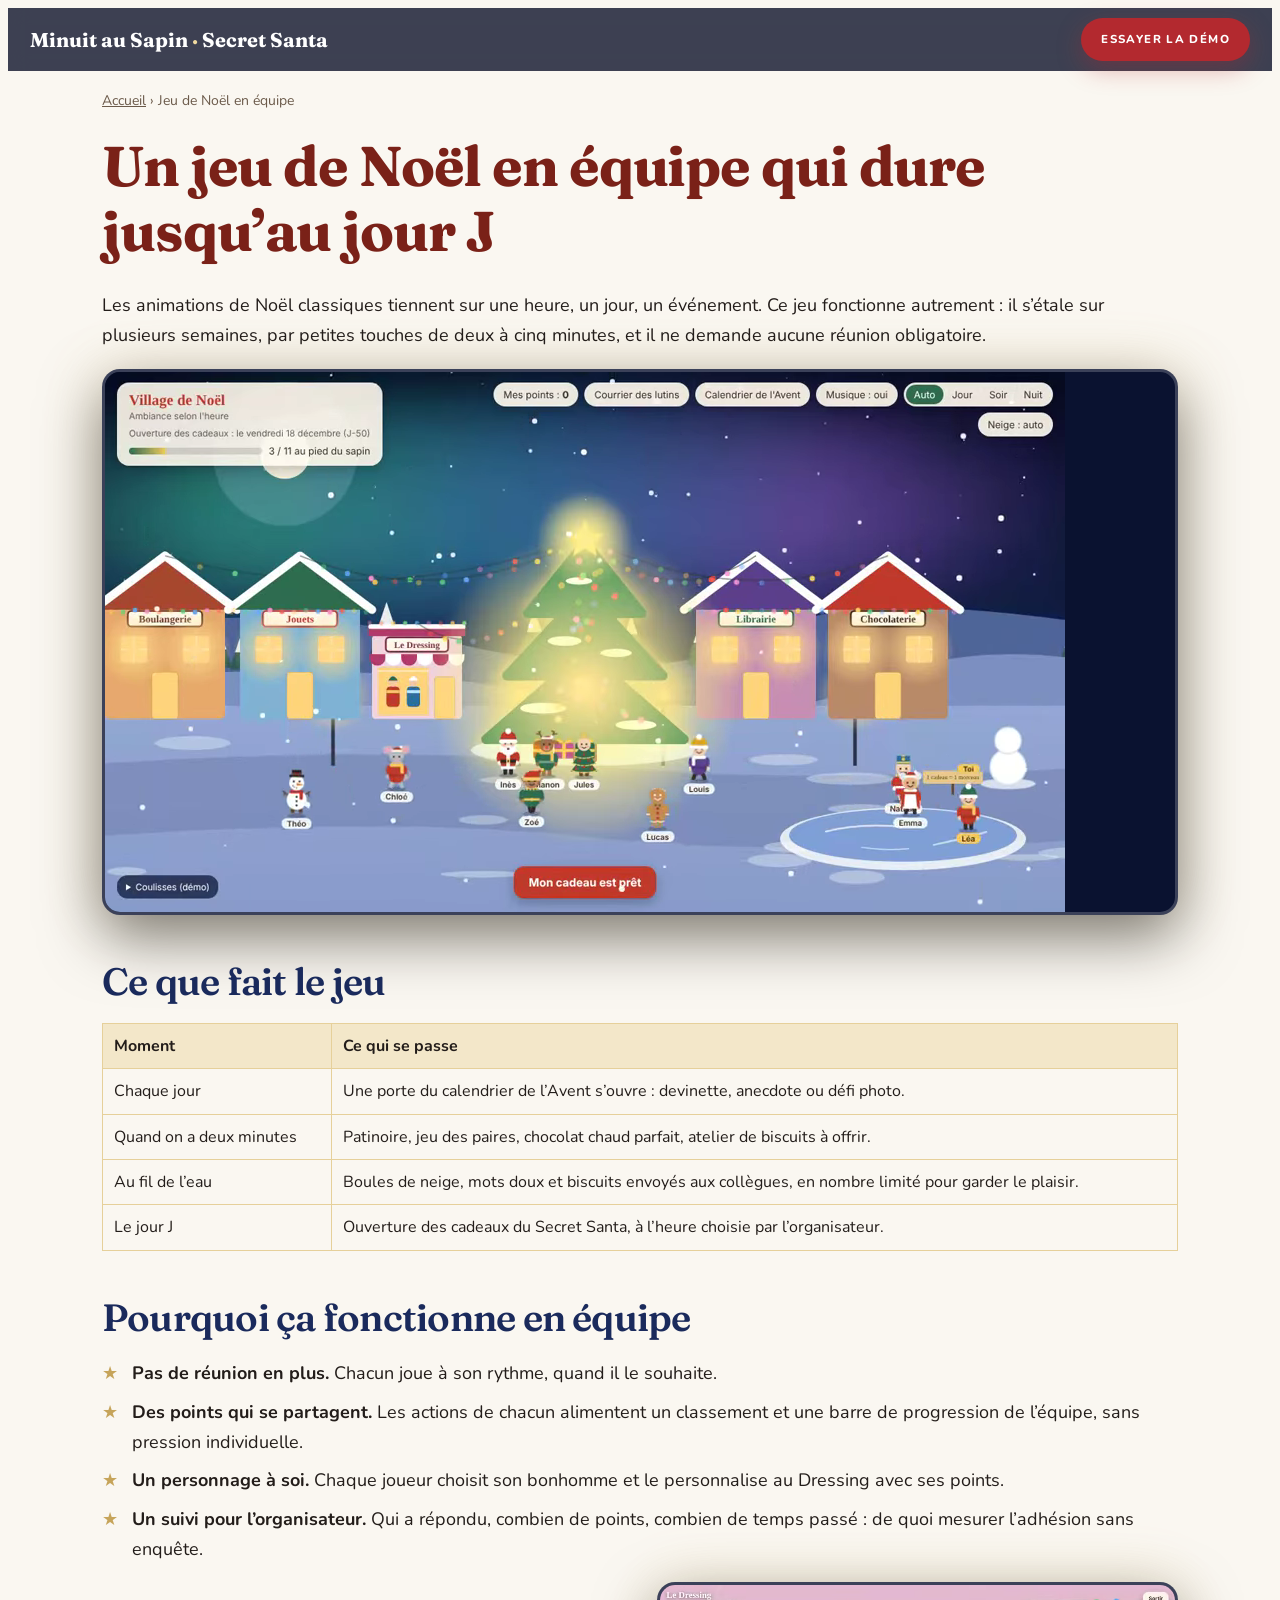
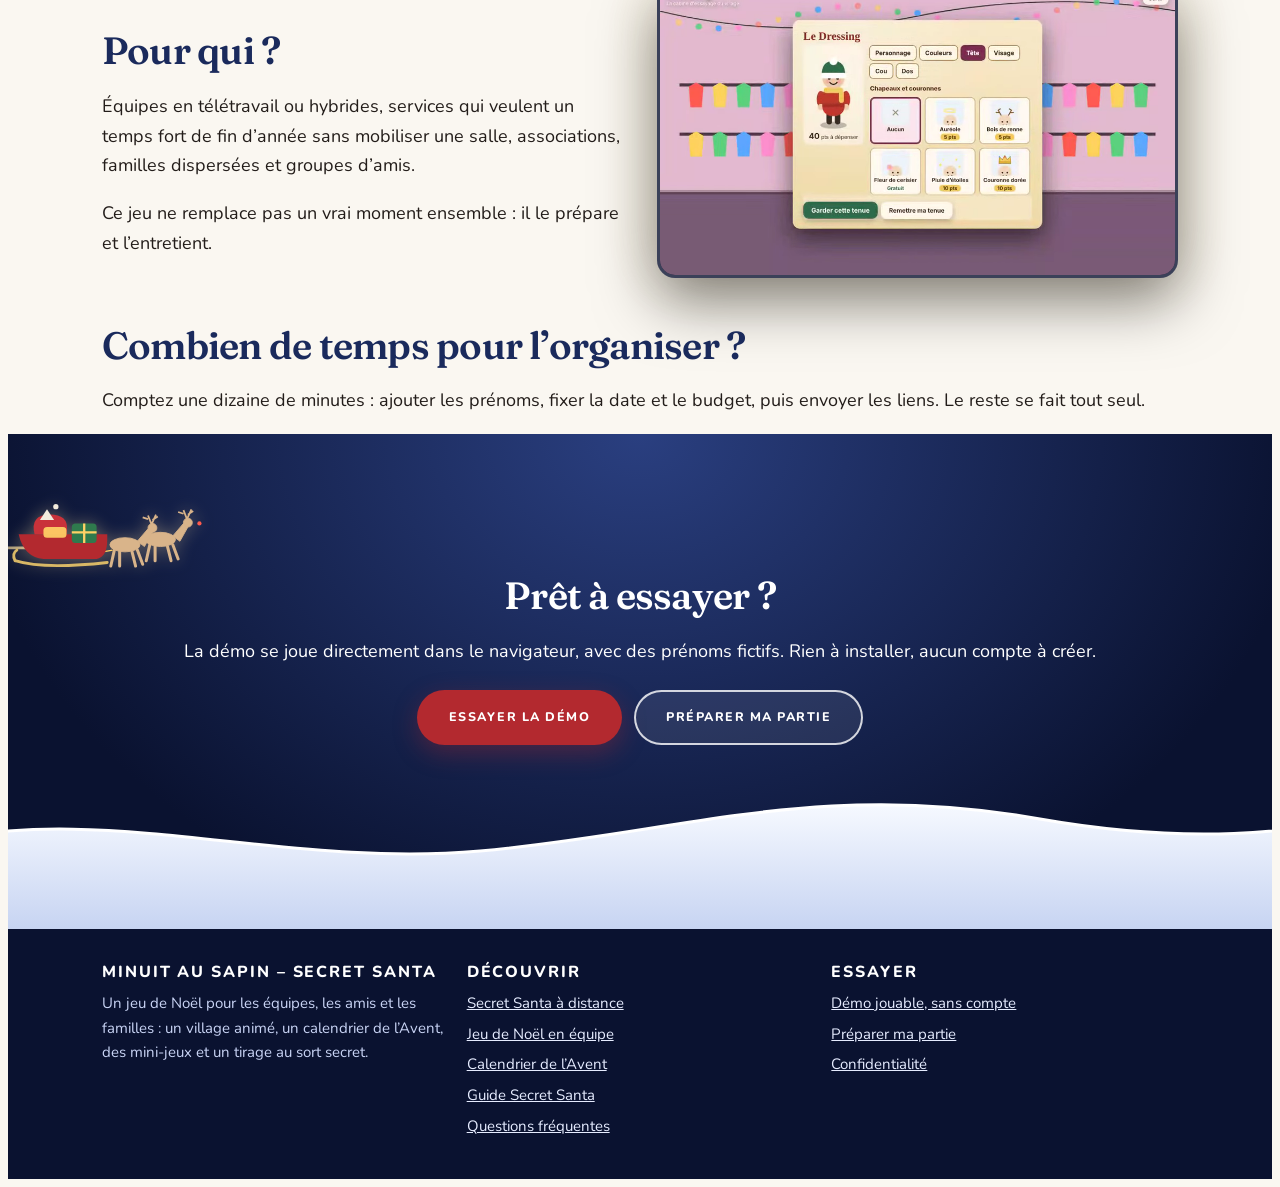
<file: jeu-de-noel-en-equipe.html>
<!doctype html>
<html lang="fr">
<head>
<meta charset="utf-8">
<meta name="viewport" content="width=device-width,initial-scale=1">
<title>Jeu de Noël en équipe en ligne : un village animé jusqu’au jour J</title>
<meta name="description" content="Un jeu de Noël pour animer votre équipe en ligne ou au bureau : village interactif, mini-jeux de quelques minutes, calendrier de l’Avent et Secret Santa. Sans réunion obligatoire.">
<link rel="canonical" href="https://justinedeubeda.github.io/village-secret-santa/jeu-de-noel-en-equipe.html">
<meta name="robots" content="index,follow,max-image-preview:large">
<meta name="theme-color" content="#0a1230">
<link rel="icon" href="favicon.svg" type="image/svg+xml">
<meta property="og:type" content="website">
<meta property="og:locale" content="fr_FR">
<meta property="og:site_name" content="Minuit au Sapin – Secret Santa">
<meta property="og:title" content="Jeu de Noël en équipe en ligne : un village animé jusqu’au jour J">
<meta property="og:description" content="Un jeu de Noël pour animer votre équipe en ligne ou au bureau : village interactif, mini-jeux de quelques minutes, calendrier de l’Avent et Secret Santa. Sans réunion obligatoire.">
<meta property="og:url" content="https://justinedeubeda.github.io/village-secret-santa/jeu-de-noel-en-equipe.html">
<meta property="og:image" content="https://justinedeubeda.github.io/village-secret-santa/img/og.jpg">
<meta property="og:image:width" content="1200"><meta property="og:image:height" content="630">
<meta property="og:image:alt" content="Le village de Noël sous la neige, avec ses boutiques, son sapin et ses personnages">
<meta name="twitter:card" content="summary_large_image">
<meta name="twitter:title" content="Jeu de Noël en équipe en ligne : un village animé jusqu’au jour J">
<meta name="twitter:description" content="Un jeu de Noël pour animer votre équipe en ligne ou au bureau : village interactif, mini-jeux de quelques minutes, calendrier de l’Avent et Secret Santa. Sans réunion obligatoire.">
<meta name="twitter:image" content="https://justinedeubeda.github.io/village-secret-santa/img/og.jpg">
<script type="application/ld+json">{"@context": "https://schema.org", "@type": "FAQPage", "mainEntity": [{"@type": "Question", "name": "Quel jeu de Noël organiser pour une équipe à distance ?", "acceptedAnswer": {"@type": "Answer", "text": "Un jeu étalé sur plusieurs semaines, qui demande quelques minutes par jour, évite d’imposer une réunion : c’est le principe du village de Noël."}}]}</script>
<link rel="stylesheet" href="site.css">
</head>
<body class="lp"><header class="top"><div class="wrap"><a class="brand" href="./">Minuit au Sapin <span>·</span> Secret Santa</a><nav aria-label="Navigation principale"><a href="secret-santa-a-distance.html">Secret Santa à distance</a><a href="jeu-de-noel-en-equipe.html" aria-current="page">Jeu de Noël en équipe</a><a href="calendrier-de-l-avent-interactif.html">Calendrier de l’Avent</a><a href="guide-secret-santa.html">Guide Secret Santa</a><a href="faq.html">Questions fréquentes</a></nav><a class="btn red sm" href="./#t=1">Essayer la démo</a></div></header><main class="page"><div class="wrap"><p class="crumbs"><a href="./">Accueil</a> › Jeu de Noël en équipe</p><script type="application/ld+json">{"@context": "https://schema.org", "@type": "BreadcrumbList", "itemListElement": [{"@type": "ListItem", "position": 1, "name": "Accueil", "item": "https://justinedeubeda.github.io/village-secret-santa/"}, {"@type": "ListItem", "position": 2, "name": "Jeu de Noël en équipe", "item": "https://justinedeubeda.github.io/village-secret-santa/jeu-de-noel-en-equipe.html"}]}</script><h1>Un jeu de Noël en équipe qui dure jusqu’au jour J</h1>
<p>Les animations de Noël classiques tiennent sur une heure, un jour, un événement. Ce jeu fonctionne autrement : il s’étale sur plusieurs semaines, par petites touches de deux à cinq minutes, et il ne demande aucune réunion obligatoire.</p>
<div class="frame"><video muted loop playsinline preload="none" poster="img/village-poster.jpg" aria-label="Le village de Noël en action : personnages, boutiques et patinoire" data-lp-video><source src="img/village.webm" type="video/webm"><source src="img/village.mp4" type="video/mp4"></video><img class="fallback" src="img/village.jpg" alt="Le village de Noël en action : personnages, boutiques et patinoire" width="1280" height="720" loading="lazy"></div>
<h2>Ce que fait le jeu</h2>
<table><tr><th>Moment</th><th>Ce qui se passe</th></tr>
<tr><td>Chaque jour</td><td>Une porte du calendrier de l’Avent s’ouvre : devinette, anecdote ou défi photo.</td></tr>
<tr><td>Quand on a deux minutes</td><td>Patinoire, jeu des paires, chocolat chaud parfait, atelier de biscuits à offrir.</td></tr>
<tr><td>Au fil de l’eau</td><td>Boules de neige, mots doux et biscuits envoyés aux collègues, en nombre limité pour garder le plaisir.</td></tr>
<tr><td>Le jour J</td><td>Ouverture des cadeaux du Secret Santa, à l’heure choisie par l’organisateur.</td></tr></table>
<h2>Pourquoi ça fonctionne en équipe</h2>
<ul class="tick"><li><b>Pas de réunion en plus.</b> Chacun joue à son rythme, quand il le souhaite.</li><li><b>Des points qui se partagent.</b> Les actions de chacun alimentent un classement et une barre de progression de l’équipe, sans pression individuelle.</li><li><b>Un personnage à soi.</b> Chaque joueur choisit son bonhomme et le personnalise au Dressing avec ses points.</li><li><b>Un suivi pour l’organisateur.</b> Qui a répondu, combien de points, combien de temps passé : de quoi mesurer l’adhésion sans enquête.</li></ul>
<div class="two"><div><h2>Pour qui ?</h2><p>Équipes en télétravail ou hybrides, services qui veulent un temps fort de fin d’année sans mobiliser une salle, associations, familles dispersées et groupes d’amis.</p><p>Ce jeu ne remplace pas un vrai moment ensemble : il le prépare et l’entretient.</p></div><div class="frame"><video muted loop playsinline preload="none" poster="img/dressing-poster.jpg" aria-label="Le Dressing : personnaliser son personnage avec des accessoires et des couleurs" data-lp-video><source src="img/dressing.webm" type="video/webm"><source src="img/dressing.mp4" type="video/mp4"></video><img class="fallback" src="img/dressing.jpg" alt="Le Dressing : personnaliser son personnage avec des accessoires et des couleurs" width="1280" height="720" loading="lazy"></div></div>
<h2>Combien de temps pour l’organiser ?</h2>
<p>Comptez une dizaine de minutes : ajouter les prénoms, fixer la date et le budget, puis envoyer les liens. Le reste se fait tout seul.</p></div><div class="band"><div class="deco" aria-hidden="true"><svg class="sleigh" viewBox="0 0 260 90" aria-hidden="true">
<defs><linearGradient id="tr" x1="1" x2="0"><stop offset="0" stop-color="#ffe2a0" stop-opacity=".9"/><stop offset="1" stop-color="#ffe2a0" stop-opacity="0"/></linearGradient></defs>
<rect x="-120" y="48" width="170" height="3" rx="1.5" fill="url(#tr)" transform="translate(0,0)"/>
<g fill="#d9b48a" stroke="#d9b48a">
<g transform="translate(150,0)"><ellipse cx="22" cy="40" rx="17" ry="8"/><path d="M36,36 L48,22 L53,26 L44,42Z"/><circle cx="53" cy="21" r="5"/><path d="M52,17 l-4,-10 m4,10 l5,-11 m-9,5 l-6,-2 m11,3 l6,-4" stroke-width="2" fill="none"/><path d="M10,46 L6,64 M16,48 L16,64 M30,48 L34,64 M36,46 L42,62" stroke-width="3.4" stroke-linecap="round" fill="none"/></g>
<g transform="translate(110,6)"><ellipse cx="22" cy="40" rx="17" ry="8"/><path d="M36,36 L48,22 L53,26 L44,42Z"/><circle cx="53" cy="21" r="5"/><path d="M52,17 l-4,-10 m4,10 l5,-11 m-9,5 l-6,-2 m11,3 l6,-4" stroke-width="2" fill="none"/><path d="M10,46 L6,64 M16,48 L16,64 M30,48 L34,64 M36,46 L42,62" stroke-width="3.4" stroke-linecap="round" fill="none"/></g>
</g>
<circle cx="216" cy="22" r="2.4" fill="#ff5a4d"/>
<path d="M118,52 L96,56" stroke="#ffd166" stroke-width="1.6"/>
<path d="M12,34 Q18,60 40,62 L100,62 Q112,60 112,40 L112,34Z" fill="#b3292f"/>
<path d="M8,64 Q40,74 112,66" stroke="#d9b866" stroke-width="3.2" fill="none" stroke-linecap="round"/>
<path d="M8,64 Q4,56 10,52" stroke="#d9b866" stroke-width="3.2" fill="none" stroke-linecap="round"/>
<path d="M30,34 Q24,10 52,12 Q70,14 66,34Z" fill="#c9323a"/><path d="M36,18 l8,-12 l8,12" fill="#f4ecdc"/><circle cx="54" cy="3" r="3" fill="#f4ecdc"/>
<rect x="72" y="22" width="28" height="22" rx="4" fill="#2f7a4d"/><path d="M72,32 h28 M86,22 v22" stroke="#ffd166" stroke-width="2.6"/>
<rect x="40" y="26" width="26" height="12" rx="4" fill="#ffd166" opacity=".92"/>
</svg><svg class="snow" viewBox="0 0 1440 170" preserveAspectRatio="xMidYMax slice" aria-hidden="true">
<defs><linearGradient id="sn" x1="0" y1="0" x2="0" y2="1"><stop offset="0" stop-color="#f6f9ff"/><stop offset="1" stop-color="#c7d4f2"/></linearGradient></defs>
<path d="M0,86 C180,40 360,110 560,92 C760,74 900,20 1120,60 C1280,88 1380,70 1440,60 L1440,170 L0,170Z" fill="url(#sn)"/>
<path d="M0,86 C180,40 360,110 560,92 C760,74 900,20 1120,60 C1280,88 1380,70 1440,60" fill="none" stroke="#fff" stroke-width="3"/>
</svg>
<svg class="sled" viewBox="0 0 1440 170" preserveAspectRatio="xMidYMax slice" aria-hidden="true"><g><animateMotion dur="9s" repeatCount="indefinite" rotate="auto" calcMode="spline" keyTimes="0;1" keySplines=".4 0 .8 .6" path="M-60,70 C80,44 180,34 270,52 C380,84 470,98 560,92 C700,82 800,36 900,26"/>
<g transform="translate(-30,-60) scale(1.7)"><path d="M0,38 L38,38 Q46,38 46,32" fill="none" stroke="#7a4a2a" stroke-width="3.4" stroke-linecap="round"/><rect x="8" y="22" width="22" height="12" rx="4" fill="#b3292f"/><circle cx="22" cy="14" r="8" fill="#f2c7a5"/><path d="M13,12 Q22,-6 32,12Z" fill="#2f7a4d"/><circle cx="22" cy="-1" r="3" fill="#fff"/><rect x="14" y="19" width="16" height="4" rx="2" fill="#f4c95d"/><circle cx="19" cy="14" r="1.2" fill="#2b2320"/><circle cx="26" cy="14" r="1.2" fill="#2b2320"/><path d="M30,26 L44,22" stroke="#b3292f" stroke-width="4" stroke-linecap="round"/></g></g></svg></div><div class="wrap"><h2>Prêt à essayer ?</h2><p>La démo se joue directement dans le navigateur, avec des prénoms fictifs. Rien à installer, aucun compte à créer.</p><div class="cta"><a class="btn red" href="./#t=1">Essayer la démo</a><a class="btn ghost" href="./#o=">Préparer ma partie</a></div></div></div></main><footer><div class="wrap"><div class="cols"><div><h3>Minuit au Sapin – Secret Santa</h3><p>Un jeu de Noël pour les équipes, les amis et les familles : un village animé, un calendrier de l’Avent, des mini-jeux et un tirage au sort secret.</p></div><div><h3>Découvrir</h3><ul><li><a href="secret-santa-a-distance.html">Secret Santa à distance</a></li><li><a href="jeu-de-noel-en-equipe.html">Jeu de Noël en équipe</a></li><li><a href="calendrier-de-l-avent-interactif.html">Calendrier de l’Avent</a></li><li><a href="guide-secret-santa.html">Guide Secret Santa</a></li><li><a href="faq.html">Questions fréquentes</a></li></ul></div><div><h3>Essayer</h3><ul><li><a href="./#t=1">Démo jouable, sans compte</a></li><li><a href="./#o=">Préparer ma partie</a></li><li><a href="privacy.html">Confidentialité</a></li></ul></div></div></div></footer><script>(function(){try{var sp=document.querySelectorAll(".sprig");if("IntersectionObserver"in window){var io=new IntersectionObserver(function(es){es.forEach(function(e){if(e.isIntersecting){e.target.classList.add("in");io.unobserve(e.target)}})},{threshold:.2,rootMargin:"0px 0px -8% 0px"});sp.forEach(function(x){io.observe(x)})}else{sp.forEach(function(x){x.classList.add("in")})}}catch(e){}})();</script><script>(function(){try{var rm=window.matchMedia&&matchMedia("(prefers-reduced-motion: reduce)").matches;var vs=document.querySelectorAll("video[data-lp-video]");vs.forEach(function(v){if(rm){v.removeAttribute("autoplay");v.pause();return}if(v.hasAttribute("autoplay"))return;if("IntersectionObserver"in window){new IntersectionObserver(function(es,o){es.forEach(function(e){if(e.isIntersecting){v.preload="auto";v.play().catch(function(){});o.unobserve(v)}})},{rootMargin:"120px"}).observe(v)}else{v.play().catch(function(){})}})}catch(e){}})();</script></body></html>
</file>
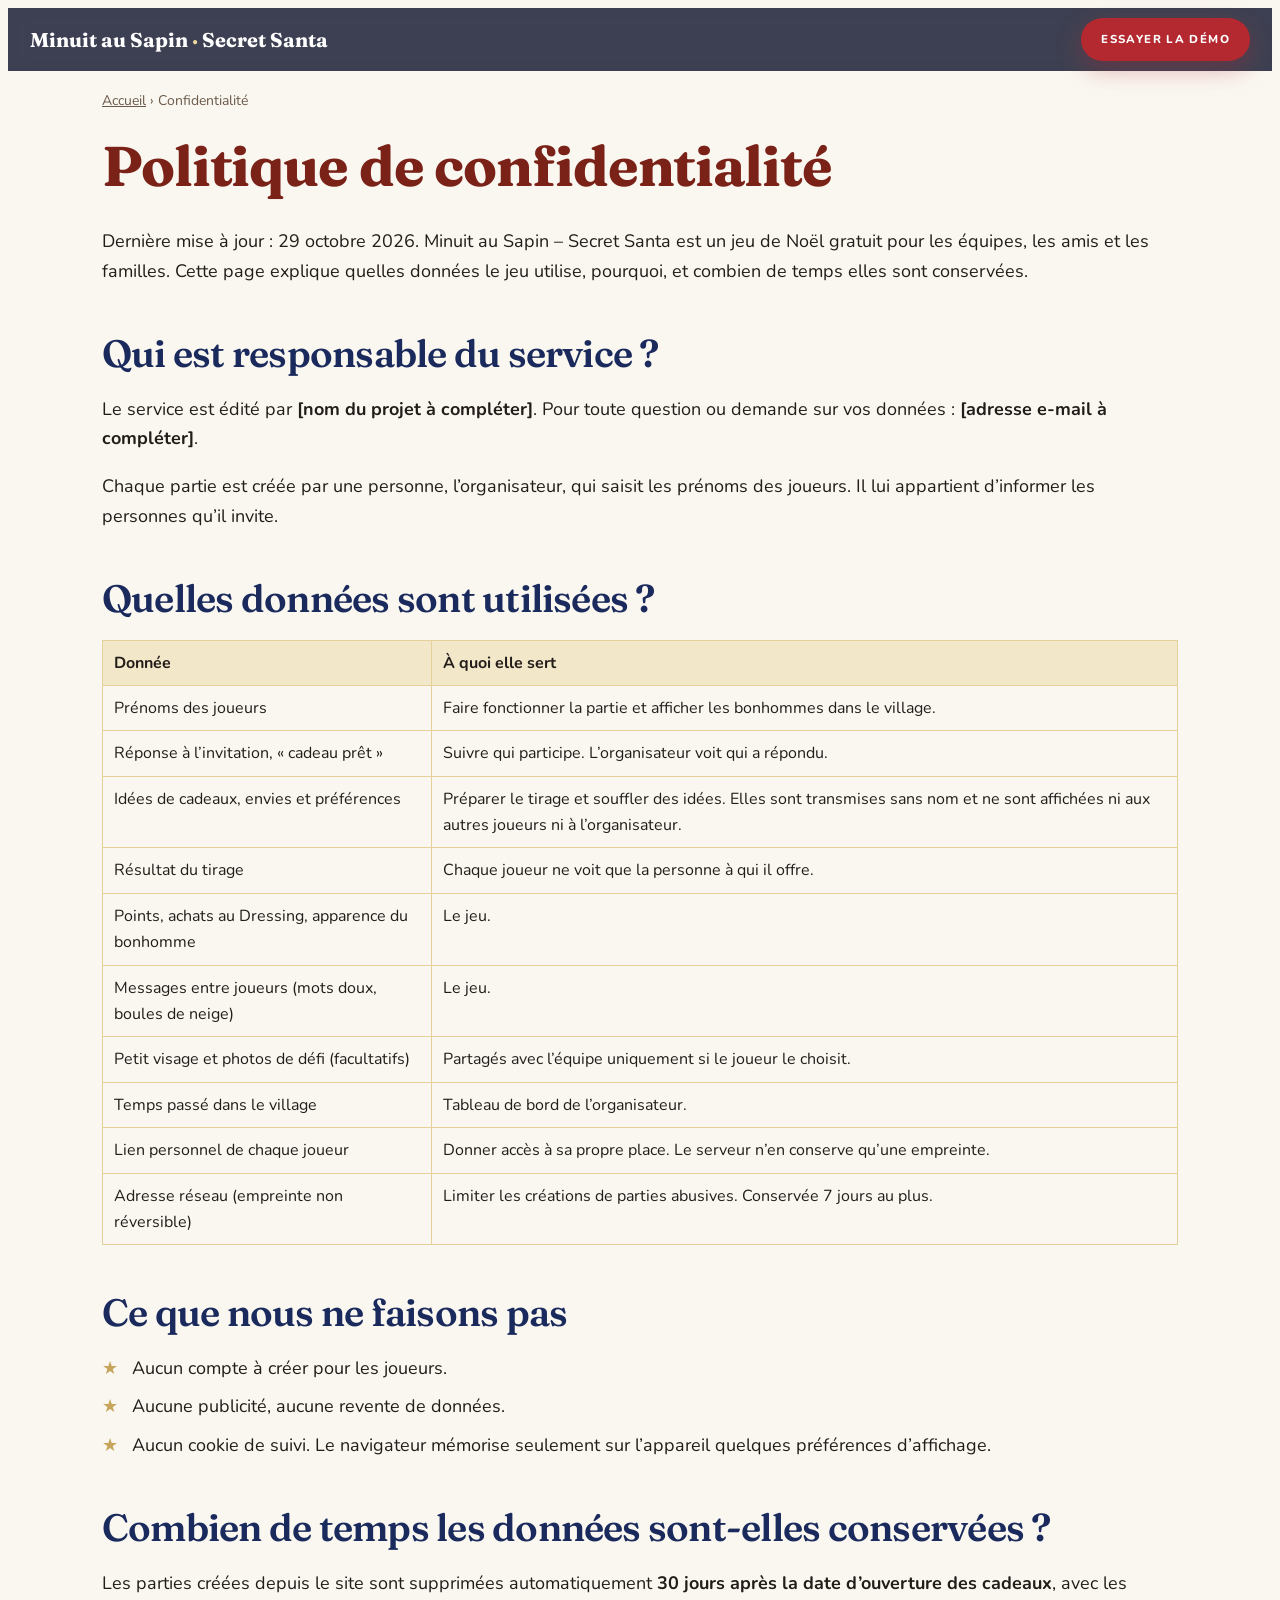
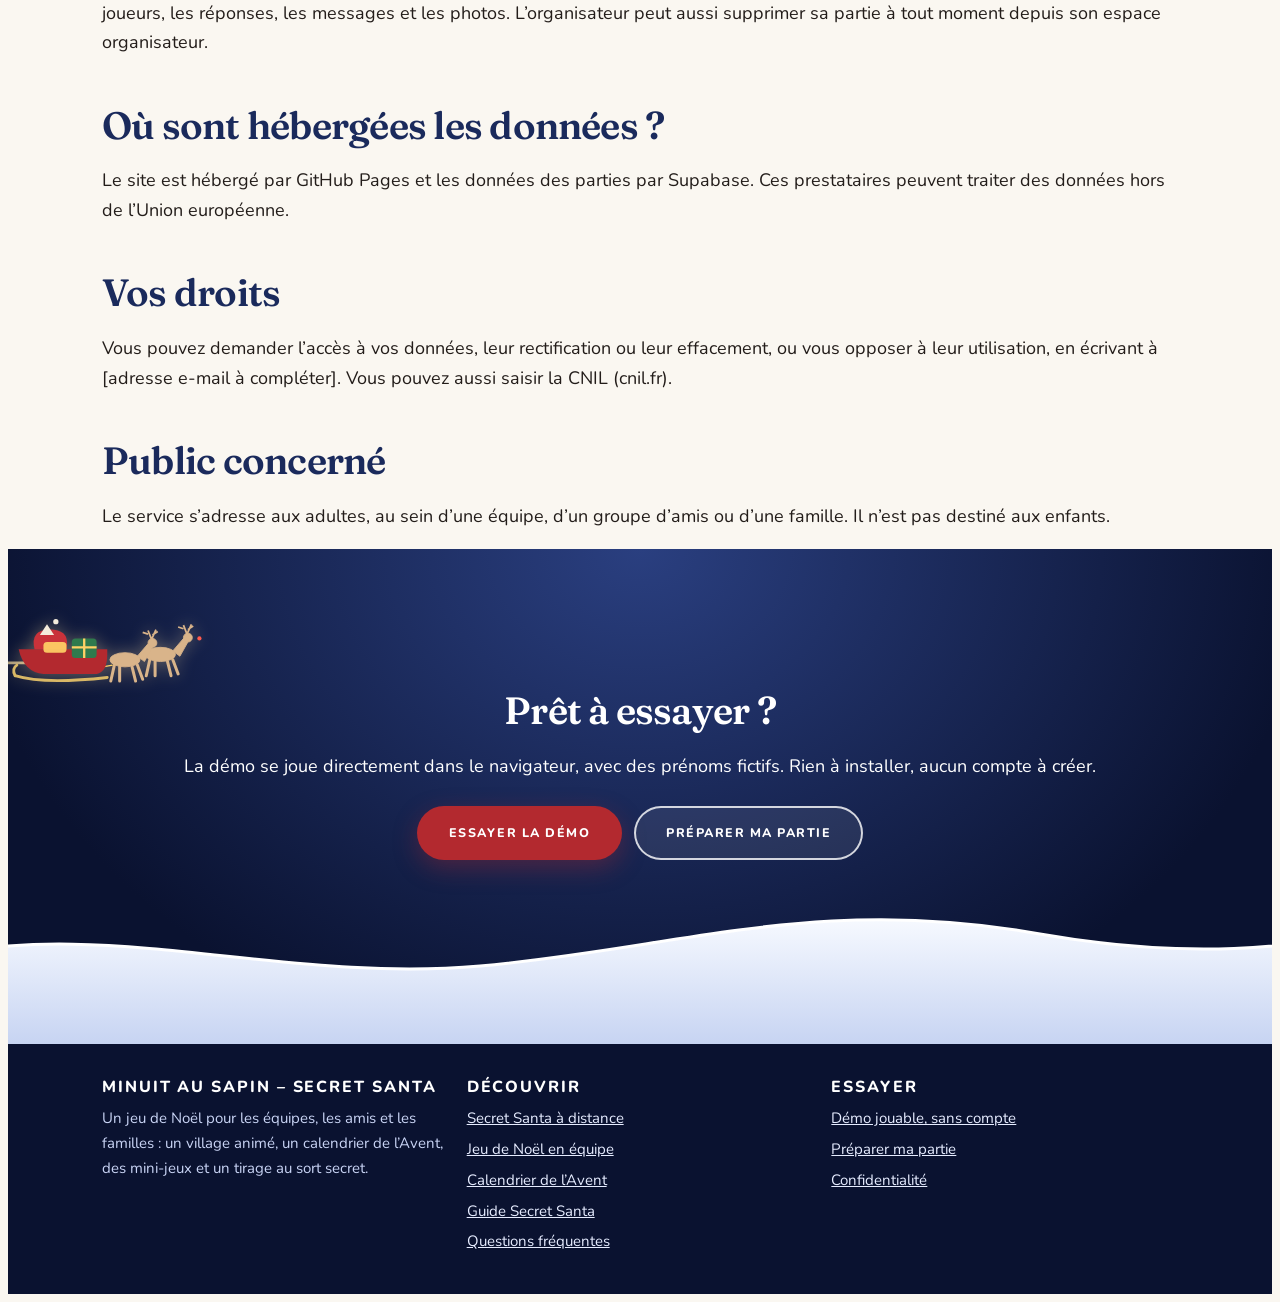
<file: privacy.html>
<!doctype html>
<html lang="fr">
<head>
<meta charset="utf-8">
<meta name="viewport" content="width=device-width,initial-scale=1">
<title>Politique de confidentialité – Minuit au Sapin – Secret Santa</title>
<meta name="description" content="Données utilisées par le jeu, durée de conservation (suppression automatique 30 jours après l’ouverture des cadeaux) et vos droits.">
<link rel="canonical" href="https://justinedeubeda.github.io/village-secret-santa/privacy.html">
<meta name="robots" content="index,follow,max-image-preview:large">
<meta name="theme-color" content="#0a1230">
<link rel="icon" href="favicon.svg" type="image/svg+xml">
<meta property="og:type" content="website">
<meta property="og:locale" content="fr_FR">
<meta property="og:site_name" content="Minuit au Sapin – Secret Santa">
<meta property="og:title" content="Politique de confidentialité – Minuit au Sapin – Secret Santa">
<meta property="og:description" content="Données utilisées par le jeu, durée de conservation (suppression automatique 30 jours après l’ouverture des cadeaux) et vos droits.">
<meta property="og:url" content="https://justinedeubeda.github.io/village-secret-santa/privacy.html">
<meta property="og:image" content="https://justinedeubeda.github.io/village-secret-santa/img/og.jpg">
<meta property="og:image:width" content="1200"><meta property="og:image:height" content="630">
<meta property="og:image:alt" content="Le village de Noël sous la neige, avec ses boutiques, son sapin et ses personnages">
<meta name="twitter:card" content="summary_large_image">
<meta name="twitter:title" content="Politique de confidentialité – Minuit au Sapin – Secret Santa">
<meta name="twitter:description" content="Données utilisées par le jeu, durée de conservation (suppression automatique 30 jours après l’ouverture des cadeaux) et vos droits.">
<meta name="twitter:image" content="https://justinedeubeda.github.io/village-secret-santa/img/og.jpg">
<link rel="stylesheet" href="site.css">
</head>
<body class="lp"><header class="top"><div class="wrap"><a class="brand" href="./">Minuit au Sapin <span>·</span> Secret Santa</a><nav aria-label="Navigation principale"><a href="secret-santa-a-distance.html">Secret Santa à distance</a><a href="jeu-de-noel-en-equipe.html">Jeu de Noël en équipe</a><a href="calendrier-de-l-avent-interactif.html">Calendrier de l’Avent</a><a href="guide-secret-santa.html">Guide Secret Santa</a><a href="faq.html">Questions fréquentes</a></nav><a class="btn red sm" href="./#t=1">Essayer la démo</a></div></header><main class="page"><div class="wrap"><p class="crumbs"><a href="./">Accueil</a> › Confidentialité</p><script type="application/ld+json">{"@context": "https://schema.org", "@type": "BreadcrumbList", "itemListElement": [{"@type": "ListItem", "position": 1, "name": "Accueil", "item": "https://justinedeubeda.github.io/village-secret-santa/"}, {"@type": "ListItem", "position": 2, "name": "Confidentialité", "item": "https://justinedeubeda.github.io/village-secret-santa/privacy.html"}]}</script><h1>Politique de confidentialité</h1>
<p>Dernière mise à jour : 29 octobre 2026. Minuit au Sapin – Secret Santa est un jeu de Noël gratuit pour les équipes, les amis et les familles. Cette page explique quelles données le jeu utilise, pourquoi, et combien de temps elles sont conservées.</p>
<h2>Qui est responsable du service ?</h2>
<p>Le service est édité par <b>[nom du projet à compléter]</b>. Pour toute question ou demande sur vos données : <b>[adresse e-mail à compléter]</b>.</p>
<p>Chaque partie est créée par une personne, l’organisateur, qui saisit les prénoms des joueurs. Il lui appartient d’informer les personnes qu’il invite.</p>
<h2>Quelles données sont utilisées ?</h2>
<table><tr><th>Donnée</th><th>À quoi elle sert</th></tr>
<tr><td>Prénoms des joueurs</td><td>Faire fonctionner la partie et afficher les bonhommes dans le village.</td></tr>
<tr><td>Réponse à l’invitation, « cadeau prêt »</td><td>Suivre qui participe. L’organisateur voit qui a répondu.</td></tr>
<tr><td>Idées de cadeaux, envies et préférences</td><td>Préparer le tirage et souffler des idées. Elles sont transmises sans nom et ne sont affichées ni aux autres joueurs ni à l’organisateur.</td></tr>
<tr><td>Résultat du tirage</td><td>Chaque joueur ne voit que la personne à qui il offre.</td></tr>
<tr><td>Points, achats au Dressing, apparence du bonhomme</td><td>Le jeu.</td></tr>
<tr><td>Messages entre joueurs (mots doux, boules de neige)</td><td>Le jeu.</td></tr>
<tr><td>Petit visage et photos de défi (facultatifs)</td><td>Partagés avec l’équipe uniquement si le joueur le choisit.</td></tr>
<tr><td>Temps passé dans le village</td><td>Tableau de bord de l’organisateur.</td></tr>
<tr><td>Lien personnel de chaque joueur</td><td>Donner accès à sa propre place. Le serveur n’en conserve qu’une empreinte.</td></tr>
<tr><td>Adresse réseau (empreinte non réversible)</td><td>Limiter les créations de parties abusives. Conservée 7 jours au plus.</td></tr></table>
<h2>Ce que nous ne faisons pas</h2>
<ul class="tick"><li>Aucun compte à créer pour les joueurs.</li><li>Aucune publicité, aucune revente de données.</li><li>Aucun cookie de suivi. Le navigateur mémorise seulement sur l’appareil quelques préférences d’affichage.</li></ul>
<h2>Combien de temps les données sont-elles conservées ?</h2>
<p>Les parties créées depuis le site sont supprimées automatiquement <b>30 jours après la date d’ouverture des cadeaux</b>, avec les joueurs, les réponses, les messages et les photos. L’organisateur peut aussi supprimer sa partie à tout moment depuis son espace organisateur.</p>
<h2>Où sont hébergées les données ?</h2>
<p>Le site est hébergé par GitHub Pages et les données des parties par Supabase. Ces prestataires peuvent traiter des données hors de l’Union européenne.</p>
<h2>Vos droits</h2>
<p>Vous pouvez demander l’accès à vos données, leur rectification ou leur effacement, ou vous opposer à leur utilisation, en écrivant à [adresse e-mail à compléter]. Vous pouvez aussi saisir la CNIL (cnil.fr).</p>
<h2>Public concerné</h2>
<p>Le service s’adresse aux adultes, au sein d’une équipe, d’un groupe d’amis ou d’une famille. Il n’est pas destiné aux enfants.</p></div><div class="band"><div class="deco" aria-hidden="true"><svg class="sleigh" viewBox="0 0 260 90" aria-hidden="true">
<defs><linearGradient id="tr" x1="1" x2="0"><stop offset="0" stop-color="#ffe2a0" stop-opacity=".9"/><stop offset="1" stop-color="#ffe2a0" stop-opacity="0"/></linearGradient></defs>
<rect x="-120" y="48" width="170" height="3" rx="1.5" fill="url(#tr)" transform="translate(0,0)"/>
<g fill="#d9b48a" stroke="#d9b48a">
<g transform="translate(150,0)"><ellipse cx="22" cy="40" rx="17" ry="8"/><path d="M36,36 L48,22 L53,26 L44,42Z"/><circle cx="53" cy="21" r="5"/><path d="M52,17 l-4,-10 m4,10 l5,-11 m-9,5 l-6,-2 m11,3 l6,-4" stroke-width="2" fill="none"/><path d="M10,46 L6,64 M16,48 L16,64 M30,48 L34,64 M36,46 L42,62" stroke-width="3.4" stroke-linecap="round" fill="none"/></g>
<g transform="translate(110,6)"><ellipse cx="22" cy="40" rx="17" ry="8"/><path d="M36,36 L48,22 L53,26 L44,42Z"/><circle cx="53" cy="21" r="5"/><path d="M52,17 l-4,-10 m4,10 l5,-11 m-9,5 l-6,-2 m11,3 l6,-4" stroke-width="2" fill="none"/><path d="M10,46 L6,64 M16,48 L16,64 M30,48 L34,64 M36,46 L42,62" stroke-width="3.4" stroke-linecap="round" fill="none"/></g>
</g>
<circle cx="216" cy="22" r="2.4" fill="#ff5a4d"/>
<path d="M118,52 L96,56" stroke="#ffd166" stroke-width="1.6"/>
<path d="M12,34 Q18,60 40,62 L100,62 Q112,60 112,40 L112,34Z" fill="#b3292f"/>
<path d="M8,64 Q40,74 112,66" stroke="#d9b866" stroke-width="3.2" fill="none" stroke-linecap="round"/>
<path d="M8,64 Q4,56 10,52" stroke="#d9b866" stroke-width="3.2" fill="none" stroke-linecap="round"/>
<path d="M30,34 Q24,10 52,12 Q70,14 66,34Z" fill="#c9323a"/><path d="M36,18 l8,-12 l8,12" fill="#f4ecdc"/><circle cx="54" cy="3" r="3" fill="#f4ecdc"/>
<rect x="72" y="22" width="28" height="22" rx="4" fill="#2f7a4d"/><path d="M72,32 h28 M86,22 v22" stroke="#ffd166" stroke-width="2.6"/>
<rect x="40" y="26" width="26" height="12" rx="4" fill="#ffd166" opacity=".92"/>
</svg><svg class="snow" viewBox="0 0 1440 170" preserveAspectRatio="xMidYMax slice" aria-hidden="true">
<defs><linearGradient id="sn" x1="0" y1="0" x2="0" y2="1"><stop offset="0" stop-color="#f6f9ff"/><stop offset="1" stop-color="#c7d4f2"/></linearGradient></defs>
<path d="M0,86 C180,40 360,110 560,92 C760,74 900,20 1120,60 C1280,88 1380,70 1440,60 L1440,170 L0,170Z" fill="url(#sn)"/>
<path d="M0,86 C180,40 360,110 560,92 C760,74 900,20 1120,60 C1280,88 1380,70 1440,60" fill="none" stroke="#fff" stroke-width="3"/>
</svg>
<svg class="sled" viewBox="0 0 1440 170" preserveAspectRatio="xMidYMax slice" aria-hidden="true"><g><animateMotion dur="9s" repeatCount="indefinite" rotate="auto" calcMode="spline" keyTimes="0;1" keySplines=".4 0 .8 .6" path="M-60,70 C80,44 180,34 270,52 C380,84 470,98 560,92 C700,82 800,36 900,26"/>
<g transform="translate(-30,-60) scale(1.7)"><path d="M0,38 L38,38 Q46,38 46,32" fill="none" stroke="#7a4a2a" stroke-width="3.4" stroke-linecap="round"/><rect x="8" y="22" width="22" height="12" rx="4" fill="#b3292f"/><circle cx="22" cy="14" r="8" fill="#f2c7a5"/><path d="M13,12 Q22,-6 32,12Z" fill="#2f7a4d"/><circle cx="22" cy="-1" r="3" fill="#fff"/><rect x="14" y="19" width="16" height="4" rx="2" fill="#f4c95d"/><circle cx="19" cy="14" r="1.2" fill="#2b2320"/><circle cx="26" cy="14" r="1.2" fill="#2b2320"/><path d="M30,26 L44,22" stroke="#b3292f" stroke-width="4" stroke-linecap="round"/></g></g></svg></div><div class="wrap"><h2>Prêt à essayer ?</h2><p>La démo se joue directement dans le navigateur, avec des prénoms fictifs. Rien à installer, aucun compte à créer.</p><div class="cta"><a class="btn red" href="./#t=1">Essayer la démo</a><a class="btn ghost" href="./#o=">Préparer ma partie</a></div></div></div></main><footer><div class="wrap"><div class="cols"><div><h3>Minuit au Sapin – Secret Santa</h3><p>Un jeu de Noël pour les équipes, les amis et les familles : un village animé, un calendrier de l’Avent, des mini-jeux et un tirage au sort secret.</p></div><div><h3>Découvrir</h3><ul><li><a href="secret-santa-a-distance.html">Secret Santa à distance</a></li><li><a href="jeu-de-noel-en-equipe.html">Jeu de Noël en équipe</a></li><li><a href="calendrier-de-l-avent-interactif.html">Calendrier de l’Avent</a></li><li><a href="guide-secret-santa.html">Guide Secret Santa</a></li><li><a href="faq.html">Questions fréquentes</a></li></ul></div><div><h3>Essayer</h3><ul><li><a href="./#t=1">Démo jouable, sans compte</a></li><li><a href="./#o=">Préparer ma partie</a></li><li><a href="privacy.html">Confidentialité</a></li></ul></div></div></div></footer><script>(function(){try{var sp=document.querySelectorAll(".sprig");if("IntersectionObserver"in window){var io=new IntersectionObserver(function(es){es.forEach(function(e){if(e.isIntersecting){e.target.classList.add("in");io.unobserve(e.target)}})},{threshold:.2,rootMargin:"0px 0px -8% 0px"});sp.forEach(function(x){io.observe(x)})}else{sp.forEach(function(x){x.classList.add("in")})}}catch(e){}})();</script><script>(function(){try{var rm=window.matchMedia&&matchMedia("(prefers-reduced-motion: reduce)").matches;var vs=document.querySelectorAll("video[data-lp-video]");vs.forEach(function(v){if(rm){v.removeAttribute("autoplay");v.pause();return}if(v.hasAttribute("autoplay"))return;if("IntersectionObserver"in window){new IntersectionObserver(function(es,o){es.forEach(function(e){if(e.isIntersecting){v.preload="auto";v.play().catch(function(){});o.unobserve(v)}})},{rootMargin:"120px"}).observe(v)}else{v.play().catch(function(){})}})}catch(e){}})();</script></body></html>
</file>
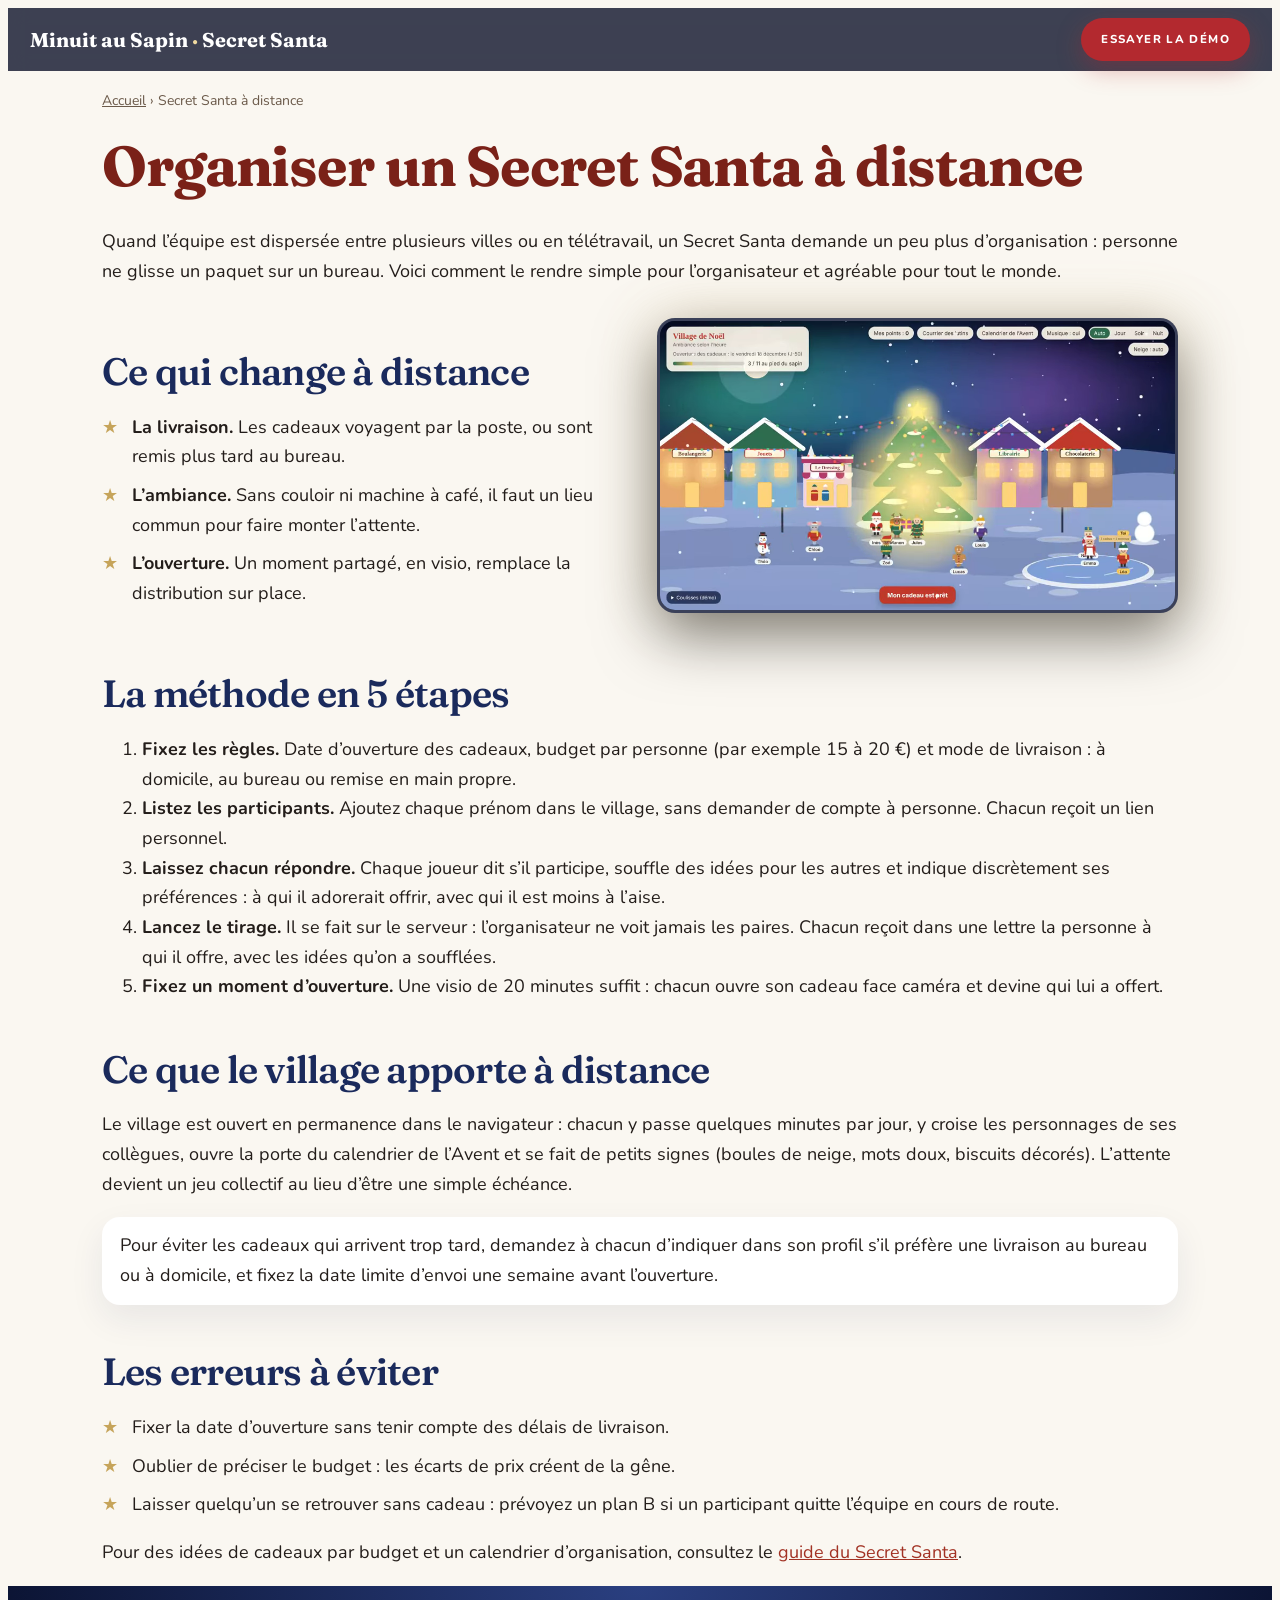
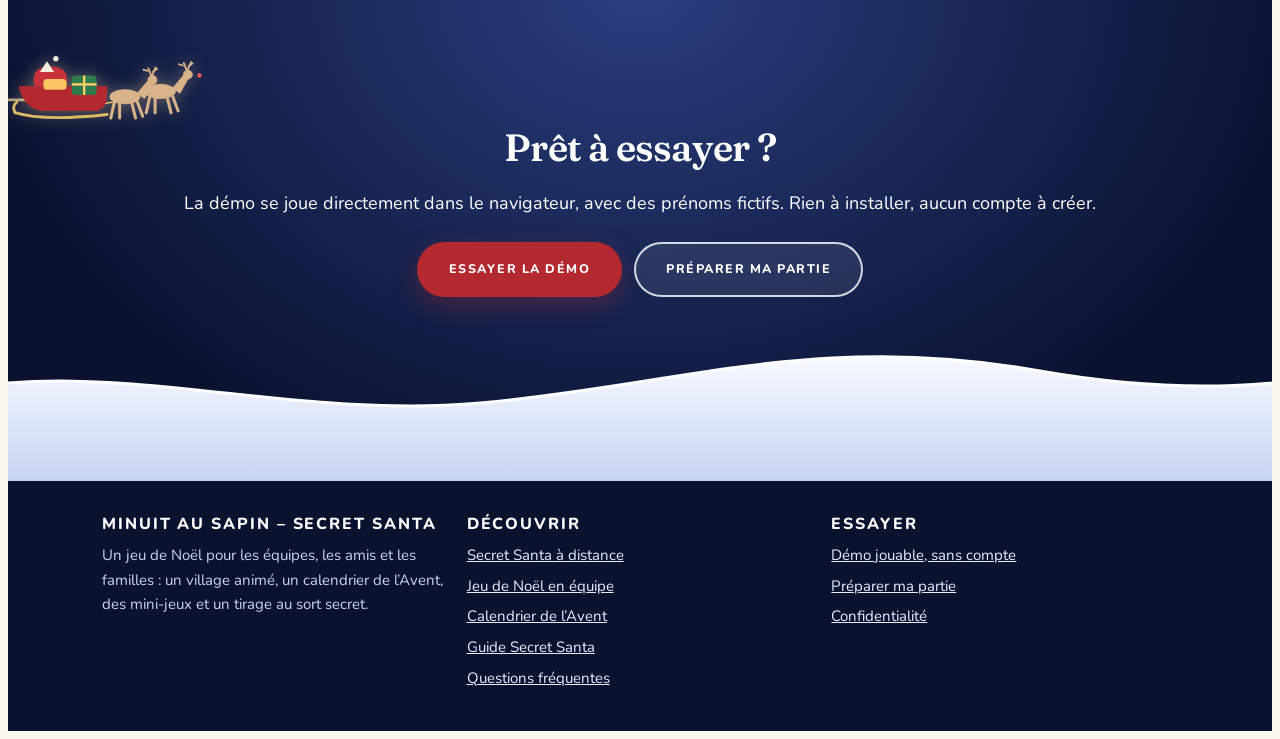
<file: secret-santa-a-distance.html>
<!doctype html>
<html lang="fr">
<head>
<meta charset="utf-8">
<meta name="viewport" content="width=device-width,initial-scale=1">
<title>Secret Santa à distance : organiser un échange de cadeaux en télétravail</title>
<meta name="description" content="Comment organiser un Secret Santa avec une équipe à distance : tirage au sort, budget, envoi des cadeaux, ouverture en visio. Méthode en 5 étapes, simple et gratuite.">
<link rel="canonical" href="https://justinedeubeda.github.io/village-secret-santa/secret-santa-a-distance.html">
<meta name="robots" content="index,follow,max-image-preview:large">
<meta name="theme-color" content="#0a1230">
<link rel="icon" href="favicon.svg" type="image/svg+xml">
<meta property="og:type" content="website">
<meta property="og:locale" content="fr_FR">
<meta property="og:site_name" content="Minuit au Sapin – Secret Santa">
<meta property="og:title" content="Secret Santa à distance : organiser un échange de cadeaux en télétravail">
<meta property="og:description" content="Comment organiser un Secret Santa avec une équipe à distance : tirage au sort, budget, envoi des cadeaux, ouverture en visio. Méthode en 5 étapes, simple et gratuite.">
<meta property="og:url" content="https://justinedeubeda.github.io/village-secret-santa/secret-santa-a-distance.html">
<meta property="og:image" content="https://justinedeubeda.github.io/village-secret-santa/img/og.jpg">
<meta property="og:image:width" content="1200"><meta property="og:image:height" content="630">
<meta property="og:image:alt" content="Le village de Noël sous la neige, avec ses boutiques, son sapin et ses personnages">
<meta name="twitter:card" content="summary_large_image">
<meta name="twitter:title" content="Secret Santa à distance : organiser un échange de cadeaux en télétravail">
<meta name="twitter:description" content="Comment organiser un Secret Santa avec une équipe à distance : tirage au sort, budget, envoi des cadeaux, ouverture en visio. Méthode en 5 étapes, simple et gratuite.">
<meta name="twitter:image" content="https://justinedeubeda.github.io/village-secret-santa/img/og.jpg">
<script type="application/ld+json">{"@context": "https://schema.org", "@type": "FAQPage", "mainEntity": [{"@type": "Question", "name": "Comment faire un Secret Santa en télétravail ?", "acceptedAnswer": {"@type": "Answer", "text": "Fixez un budget et une date d’ouverture, listez les participants, laissez chacun répondre, lancez un tirage sur lequel l’organisateur n’a pas la main, puis prévoyez un moment d’ouverture en visio."}}, {"@type": "Question", "name": "Comment envoyer les cadeaux à distance ?", "acceptedAnswer": {"@type": "Answer", "text": "Par la poste, au domicile ou au bureau, avec une date limite d’envoi une semaine avant l’ouverture, ou en les remettant plus tard en main propre."}}]}</script>
<link rel="stylesheet" href="site.css">
</head>
<body class="lp"><header class="top"><div class="wrap"><a class="brand" href="./">Minuit au Sapin <span>·</span> Secret Santa</a><nav aria-label="Navigation principale"><a href="secret-santa-a-distance.html" aria-current="page">Secret Santa à distance</a><a href="jeu-de-noel-en-equipe.html">Jeu de Noël en équipe</a><a href="calendrier-de-l-avent-interactif.html">Calendrier de l’Avent</a><a href="guide-secret-santa.html">Guide Secret Santa</a><a href="faq.html">Questions fréquentes</a></nav><a class="btn red sm" href="./#t=1">Essayer la démo</a></div></header><main class="page"><div class="wrap"><p class="crumbs"><a href="./">Accueil</a> › Secret Santa à distance</p><script type="application/ld+json">{"@context": "https://schema.org", "@type": "BreadcrumbList", "itemListElement": [{"@type": "ListItem", "position": 1, "name": "Accueil", "item": "https://justinedeubeda.github.io/village-secret-santa/"}, {"@type": "ListItem", "position": 2, "name": "Secret Santa à distance", "item": "https://justinedeubeda.github.io/village-secret-santa/secret-santa-a-distance.html"}]}</script><h1>Organiser un Secret Santa à distance</h1>
<p>Quand l’équipe est dispersée entre plusieurs villes ou en télétravail, un Secret Santa demande un peu plus d’organisation : personne ne glisse un paquet sur un bureau. Voici comment le rendre simple pour l’organisateur et agréable pour tout le monde.</p>
<div class="two"><div><h2>Ce qui change à distance</h2><ul class="tick"><li><b>La livraison.</b> Les cadeaux voyagent par la poste, ou sont remis plus tard au bureau.</li><li><b>L’ambiance.</b> Sans couloir ni machine à café, il faut un lieu commun pour faire monter l’attente.</li><li><b>L’ouverture.</b> Un moment partagé, en visio, remplace la distribution sur place.</li></ul></div>
<div class="frame"><video muted loop playsinline preload="none" poster="img/village-poster.jpg" aria-label="Le village de Noël où chaque membre de l’équipe a son personnage, de jour comme de nuit" data-lp-video><source src="img/village.webm" type="video/webm"><source src="img/village.mp4" type="video/mp4"></video><img class="fallback" src="img/village.jpg" alt="Le village de Noël où chaque membre de l’équipe a son personnage, de jour comme de nuit" width="1280" height="720" loading="lazy"></div></div>
<h2>La méthode en 5 étapes</h2>
<ol>
<li><b>Fixez les règles.</b> Date d’ouverture des cadeaux, budget par personne (par exemple 15 à 20 €) et mode de livraison : à domicile, au bureau ou remise en main propre.</li>
<li><b>Listez les participants.</b> Ajoutez chaque prénom dans le village, sans demander de compte à personne. Chacun reçoit un lien personnel.</li>
<li><b>Laissez chacun répondre.</b> Chaque joueur dit s’il participe, souffle des idées pour les autres et indique discrètement ses préférences : à qui il adorerait offrir, avec qui il est moins à l’aise.</li>
<li><b>Lancez le tirage.</b> Il se fait sur le serveur : l’organisateur ne voit jamais les paires. Chacun reçoit dans une lettre la personne à qui il offre, avec les idées qu’on a soufflées.</li>
<li><b>Fixez un moment d’ouverture.</b> Une visio de 20 minutes suffit : chacun ouvre son cadeau face caméra et devine qui lui a offert.</li>
</ol>
<h2>Ce que le village apporte à distance</h2>
<p>Le village est ouvert en permanence dans le navigateur : chacun y passe quelques minutes par jour, y croise les personnages de ses collègues, ouvre la porte du calendrier de l’Avent et se fait de petits signes (boules de neige, mots doux, biscuits décorés). L’attente devient un jeu collectif au lieu d’être une simple échéance.</p>
<div class="note">Pour éviter les cadeaux qui arrivent trop tard, demandez à chacun d’indiquer dans son profil s’il préfère une livraison au bureau ou à domicile, et fixez la date limite d’envoi une semaine avant l’ouverture.</div>
<h2>Les erreurs à éviter</h2>
<ul class="tick"><li>Fixer la date d’ouverture sans tenir compte des délais de livraison.</li><li>Oublier de préciser le budget : les écarts de prix créent de la gêne.</li><li>Laisser quelqu’un se retrouver sans cadeau : prévoyez un plan B si un participant quitte l’équipe en cours de route.</li></ul>
<p>Pour des idées de cadeaux par budget et un calendrier d’organisation, consultez le <a href="guide-secret-santa.html">guide du Secret Santa</a>.</p></div><div class="band"><div class="deco" aria-hidden="true"><svg class="sleigh" viewBox="0 0 260 90" aria-hidden="true">
<defs><linearGradient id="tr" x1="1" x2="0"><stop offset="0" stop-color="#ffe2a0" stop-opacity=".9"/><stop offset="1" stop-color="#ffe2a0" stop-opacity="0"/></linearGradient></defs>
<rect x="-120" y="48" width="170" height="3" rx="1.5" fill="url(#tr)" transform="translate(0,0)"/>
<g fill="#d9b48a" stroke="#d9b48a">
<g transform="translate(150,0)"><ellipse cx="22" cy="40" rx="17" ry="8"/><path d="M36,36 L48,22 L53,26 L44,42Z"/><circle cx="53" cy="21" r="5"/><path d="M52,17 l-4,-10 m4,10 l5,-11 m-9,5 l-6,-2 m11,3 l6,-4" stroke-width="2" fill="none"/><path d="M10,46 L6,64 M16,48 L16,64 M30,48 L34,64 M36,46 L42,62" stroke-width="3.4" stroke-linecap="round" fill="none"/></g>
<g transform="translate(110,6)"><ellipse cx="22" cy="40" rx="17" ry="8"/><path d="M36,36 L48,22 L53,26 L44,42Z"/><circle cx="53" cy="21" r="5"/><path d="M52,17 l-4,-10 m4,10 l5,-11 m-9,5 l-6,-2 m11,3 l6,-4" stroke-width="2" fill="none"/><path d="M10,46 L6,64 M16,48 L16,64 M30,48 L34,64 M36,46 L42,62" stroke-width="3.4" stroke-linecap="round" fill="none"/></g>
</g>
<circle cx="216" cy="22" r="2.4" fill="#ff5a4d"/>
<path d="M118,52 L96,56" stroke="#ffd166" stroke-width="1.6"/>
<path d="M12,34 Q18,60 40,62 L100,62 Q112,60 112,40 L112,34Z" fill="#b3292f"/>
<path d="M8,64 Q40,74 112,66" stroke="#d9b866" stroke-width="3.2" fill="none" stroke-linecap="round"/>
<path d="M8,64 Q4,56 10,52" stroke="#d9b866" stroke-width="3.2" fill="none" stroke-linecap="round"/>
<path d="M30,34 Q24,10 52,12 Q70,14 66,34Z" fill="#c9323a"/><path d="M36,18 l8,-12 l8,12" fill="#f4ecdc"/><circle cx="54" cy="3" r="3" fill="#f4ecdc"/>
<rect x="72" y="22" width="28" height="22" rx="4" fill="#2f7a4d"/><path d="M72,32 h28 M86,22 v22" stroke="#ffd166" stroke-width="2.6"/>
<rect x="40" y="26" width="26" height="12" rx="4" fill="#ffd166" opacity=".92"/>
</svg><svg class="snow" viewBox="0 0 1440 170" preserveAspectRatio="xMidYMax slice" aria-hidden="true">
<defs><linearGradient id="sn" x1="0" y1="0" x2="0" y2="1"><stop offset="0" stop-color="#f6f9ff"/><stop offset="1" stop-color="#c7d4f2"/></linearGradient></defs>
<path d="M0,86 C180,40 360,110 560,92 C760,74 900,20 1120,60 C1280,88 1380,70 1440,60 L1440,170 L0,170Z" fill="url(#sn)"/>
<path d="M0,86 C180,40 360,110 560,92 C760,74 900,20 1120,60 C1280,88 1380,70 1440,60" fill="none" stroke="#fff" stroke-width="3"/>
</svg>
<svg class="sled" viewBox="0 0 1440 170" preserveAspectRatio="xMidYMax slice" aria-hidden="true"><g><animateMotion dur="9s" repeatCount="indefinite" rotate="auto" calcMode="spline" keyTimes="0;1" keySplines=".4 0 .8 .6" path="M-60,70 C80,44 180,34 270,52 C380,84 470,98 560,92 C700,82 800,36 900,26"/>
<g transform="translate(-30,-60) scale(1.7)"><path d="M0,38 L38,38 Q46,38 46,32" fill="none" stroke="#7a4a2a" stroke-width="3.4" stroke-linecap="round"/><rect x="8" y="22" width="22" height="12" rx="4" fill="#b3292f"/><circle cx="22" cy="14" r="8" fill="#f2c7a5"/><path d="M13,12 Q22,-6 32,12Z" fill="#2f7a4d"/><circle cx="22" cy="-1" r="3" fill="#fff"/><rect x="14" y="19" width="16" height="4" rx="2" fill="#f4c95d"/><circle cx="19" cy="14" r="1.2" fill="#2b2320"/><circle cx="26" cy="14" r="1.2" fill="#2b2320"/><path d="M30,26 L44,22" stroke="#b3292f" stroke-width="4" stroke-linecap="round"/></g></g></svg></div><div class="wrap"><h2>Prêt à essayer ?</h2><p>La démo se joue directement dans le navigateur, avec des prénoms fictifs. Rien à installer, aucun compte à créer.</p><div class="cta"><a class="btn red" href="./#t=1">Essayer la démo</a><a class="btn ghost" href="./#o=">Préparer ma partie</a></div></div></div></main><footer><div class="wrap"><div class="cols"><div><h3>Minuit au Sapin – Secret Santa</h3><p>Un jeu de Noël pour les équipes, les amis et les familles : un village animé, un calendrier de l’Avent, des mini-jeux et un tirage au sort secret.</p></div><div><h3>Découvrir</h3><ul><li><a href="secret-santa-a-distance.html">Secret Santa à distance</a></li><li><a href="jeu-de-noel-en-equipe.html">Jeu de Noël en équipe</a></li><li><a href="calendrier-de-l-avent-interactif.html">Calendrier de l’Avent</a></li><li><a href="guide-secret-santa.html">Guide Secret Santa</a></li><li><a href="faq.html">Questions fréquentes</a></li></ul></div><div><h3>Essayer</h3><ul><li><a href="./#t=1">Démo jouable, sans compte</a></li><li><a href="./#o=">Préparer ma partie</a></li><li><a href="privacy.html">Confidentialité</a></li></ul></div></div></div></footer><script>(function(){try{var sp=document.querySelectorAll(".sprig");if("IntersectionObserver"in window){var io=new IntersectionObserver(function(es){es.forEach(function(e){if(e.isIntersecting){e.target.classList.add("in");io.unobserve(e.target)}})},{threshold:.2,rootMargin:"0px 0px -8% 0px"});sp.forEach(function(x){io.observe(x)})}else{sp.forEach(function(x){x.classList.add("in")})}}catch(e){}})();</script><script>(function(){try{var rm=window.matchMedia&&matchMedia("(prefers-reduced-motion: reduce)").matches;var vs=document.querySelectorAll("video[data-lp-video]");vs.forEach(function(v){if(rm){v.removeAttribute("autoplay");v.pause();return}if(v.hasAttribute("autoplay"))return;if("IntersectionObserver"in window){new IntersectionObserver(function(es,o){es.forEach(function(e){if(e.isIntersecting){v.preload="auto";v.play().catch(function(){});o.unobserve(v)}})},{rootMargin:"120px"}).observe(v)}else{v.play().catch(function(){})}})}catch(e){}})();</script></body></html>
</file>
<file: site.css>
@font-face{font-family:"Fraunces";font-weight:600;font-style:normal;font-display:swap;src:url(fonts/fraunces-latin-600-normal.woff2) format("woff2")}
@font-face{font-family:"Fraunces";font-weight:700;font-style:normal;font-display:swap;src:url(fonts/fraunces-latin-700-normal.woff2) format("woff2")}
@font-face{font-family:"Nunito";font-weight:400;font-style:normal;font-display:swap;src:url(fonts/nunito-latin-400-normal.woff2) format("woff2")}
@font-face{font-family:"Nunito";font-weight:700;font-style:normal;font-display:swap;src:url(fonts/nunito-latin-700-normal.woff2) format("woff2")}
@font-face{font-family:"Nunito";font-weight:800;font-style:normal;font-display:swap;src:url(fonts/nunito-latin-800-normal.woff2) format("woff2")}
.lp{font:18px/1.65 "Nunito",system-ui,-apple-system,"Segoe UI",Roboto,sans-serif;color:#2b2320;background:#fbf6ea;-webkit-text-size-adjust:100%}
.lp *{box-sizing:border-box}
.lp img,.lp video{max-width:100%;height:auto;display:block}
.lp a{color:#a23224}
.lp .wrap{max-width:1120px;margin:0 auto;padding:0 22px}
.lp h1,.lp h2,.lp h3{font-family:"Fraunces",Georgia,serif;font-weight:700;line-height:1.15;margin:0 0 .5em;color:#7a2118;letter-spacing:-.01em}
.lp h1{font-size:clamp(34px,5.4vw,56px)}
.lp h2{font-size:clamp(27px,3.6vw,38px);margin-top:1.2em}
.lp h3{font-size:21px;color:#3b2a1e;font-weight:600}
.lp p{margin:0 0 1em}
.lp .top{background:rgba(10,18,48,.96);color:#fff;position:sticky;top:0;z-index:20;backdrop-filter:blur(6px)}
.lp .top .wrap{display:flex;align-items:center;gap:18px;padding-top:10px;padding-bottom:10px}
.lp .brand{font-family:"Fraunces",Georgia,serif;font-weight:700;font-size:20px;color:#fff;text-decoration:none;margin-right:auto;white-space:nowrap}
.lp .brand span{color:#f4c95d}
.lp .top nav{display:flex;gap:4px 20px;font-size:15px;font-weight:700}
.lp .top nav a{color:#dfe7ff;text-decoration:none;white-space:nowrap}
.lp .top nav a:hover,.lp .top nav a[aria-current]{color:#f4c95d}
.lp .btn{white-space:nowrap;flex-shrink:0;display:inline-block;border-radius:999px;padding:14px 28px;font-weight:800;font-size:17px;text-decoration:none;border:2px solid transparent;cursor:pointer;font-family:inherit;transition:transform .15s,box-shadow .15s,background .15s}
.lp .btn:hover{transform:translateY(-2px)}
.lp .btn.red{background:linear-gradient(#d6473a,#bb2f22);color:#fff;box-shadow:0 8px 22px rgba(192,57,43,.4)}
.lp .btn.red:hover{background:#a82e21}
.lp .btn.ghost{border-color:rgba(255,255,255,.75);color:#fff;background:rgba(255,255,255,.06)}
.lp .btn.dark{border-color:#7a2118;color:#7a2118;background:transparent}
.lp .btn.sm{padding:9px 18px;font-size:15px}
.lp .hero{position:relative;overflow:hidden;background:radial-gradient(ellipse at 75% 15%,#34509a 0,#16255a 45%,#0a1230 80%);color:#fff;padding:56px 0 96px}
.lp .hero::before{content:"";position:absolute;inset:0;pointer-events:none;opacity:.7;background-image:radial-gradient(2px 2px at 20px 30px,#fff,transparent),radial-gradient(2px 2px at 90px 120px,#fff,transparent),radial-gradient(3px 3px at 160px 60px,#fff,transparent),radial-gradient(2px 2px at 230px 170px,#fff,transparent),radial-gradient(3px 3px at 300px 20px,#fff,transparent);background-size:320px 220px;animation:lpsnow 22s linear infinite}
@keyframes lpsnow{to{background-position:-60px 220px}}
.lp .hero::after{content:"";position:absolute;left:0;right:0;bottom:-1px;height:58px;background:url("data:image/svg+xml,%3Csvg xmlns='http://www.w3.org/2000/svg' viewBox='0 0 1200 60' preserveAspectRatio='none'%3E%3Cpath d='M0 30 Q150 0 300 28 T600 26 T900 30 T1200 22 V60 H0Z' fill='%23fbf6ea'/%3E%3C/svg%3E") center/100% 100% no-repeat}
.lp .hero .wrap{position:relative;z-index:1;display:grid;grid-template-columns:1fr 1.1fr;gap:40px;align-items:center}
.lp .hero h1{color:#fff;text-shadow:0 2px 18px rgba(0,0,0,.35)}
.lp .hero h1 em{font-style:normal;color:#f4c95d}
.lp .hero p.lead{font-size:20px;color:#e6ecff}
.lp .cta{display:flex;flex-wrap:wrap;gap:12px;margin:24px 0 14px}
.lp .chips{display:flex;flex-wrap:wrap;gap:8px;list-style:none;padding:0;margin:18px 0 0}
.lp .chips li{background:rgba(255,255,255,.12);border:1px solid rgba(255,255,255,.25);border-radius:999px;padding:4px 14px;font-size:14px;font-weight:700;color:#fff}
.lp .small{font-size:14px;opacity:.85}
.lp .frame{border-radius:18px;overflow:hidden;box-shadow:0 22px 60px rgba(0,0,0,.5),0 0 60px rgba(244,201,93,.18);border:3px solid rgba(255,255,255,.2);background:#0a1230}
.lp .hero .frame{transform:rotate(1.2deg)}
.lp section{padding:46px 0}
.lp section.alt{background:#f3e7c9}
.lp .grid{display:grid;grid-template-columns:repeat(auto-fit,minmax(270px,1fr));gap:22px}
.lp .card{background:#fffaf0;border:1.5px solid #e6d09a;border-radius:20px;padding:18px 18px 8px;box-shadow:0 6px 18px rgba(122,33,24,.07);transition:transform .2s,box-shadow .2s}
.lp .card:hover{transform:translateY(-4px);box-shadow:0 14px 28px rgba(122,33,24,.14)}
.lp .card .frame{margin-bottom:14px;border-color:#e6d09a;box-shadow:none}
.lp .steps{counter-reset:s;list-style:none;padding:0;margin:0;display:grid;grid-template-columns:repeat(auto-fit,minmax(230px,1fr));gap:18px}
.lp .steps li{counter-increment:s;background:#fffaf0;border:1.5px solid #e6d09a;border-radius:20px;padding:20px 18px 8px}
.lp .steps li::before{content:counter(s);display:inline-flex;width:42px;height:42px;border-radius:50%;background:linear-gradient(#3b8460,#2a5f45);color:#f4c95d;font-family:"Fraunces",Georgia,serif;font-weight:700;font-size:21px;align-items:center;justify-content:center;margin-bottom:10px;box-shadow:0 4px 10px rgba(47,107,79,.35)}
.lp .two{display:grid;grid-template-columns:1fr 1fr;gap:34px;align-items:center}
.lp .note{background:#fff3cf;border-left:5px solid #f4c95d;padding:14px 18px;border-radius:10px;margin:1em 0}
.lp ul.tick{padding-left:0;list-style:none}
.lp ul.tick li{padding-left:30px;position:relative;margin-bottom:.5em}
.lp ul.tick li::before{content:"\2605";position:absolute;left:0;color:#c0392b}
.lp table{border-collapse:collapse;width:100%;margin:1em 0;font-size:16px}
.lp th,.lp td{border:1px solid #e6d09a;padding:9px 11px;text-align:left;vertical-align:top}
.lp th{background:#f3e7c9}
.lp details{background:#fffaf0;border:1.5px solid #e6d09a;border-radius:14px;padding:14px 18px;margin:0 0 10px}
.lp summary{cursor:pointer;font-weight:800;color:#3b2a1e}
.lp details[open] summary{margin-bottom:8px}
.lp .crumbs{font-size:14px;margin:18px 0 0;color:#6b5a4a}
.lp .crumbs a{color:#6b5a4a}
.lp .page h1{margin-top:.4em}
.lp .band{background:radial-gradient(ellipse at 50% 0,#27407f,#0a1230 75%);color:#fff;text-align:center;padding:52px 0}
.lp .band h2{color:#fff;margin-top:0}
.lp .band .cta{justify-content:center}
.lp footer{background:#0a1230;color:#c9d4f5;padding:34px 0;font-size:15px}
.lp footer a{color:#e6ecff}
.lp footer .cols{display:grid;grid-template-columns:repeat(auto-fit,minmax(200px,1fr));gap:18px}
.lp footer h3{color:#fff;font-size:16px;font-family:inherit;font-weight:800}
.lp footer ul{list-style:none;padding:0;margin:0}
.lp footer li{margin-bottom:6px}
@media(max-width:820px){.lp{font-size:17px}.lp .hero .wrap,.lp .two{grid-template-columns:1fr}.lp .hero{padding:34px 0 80px}.lp .hero .frame{transform:none}.lp section{padding:34px 0}}
@media(max-width:520px){.lp .top .wrap{gap:8px}.lp .brand{font-size:14px}.lp .btn.sm{padding:7px 10px;font-size:10.5px;letter-spacing:.06em}.lp .top .wrap{padding-left:16px;padding-right:16px}.lp .btn{padding:13px 22px}}
@media(prefers-reduced-motion:reduce){.lp video{display:none}.lp .frame .fallback{display:block}.lp .hero::before{animation:none}.lp .btn,.lp .card{transition:none}}
.lp .fallback{display:none}
/* variante moderne : bleu nuit profond, pilules, typo fine, hero plein cadre */
.lp{background:#faf7f1;color:#231d1a}
.lp h1,.lp h2{letter-spacing:-.02em}
.lp h2{color:#1a2a5c;font-weight:600}
.lp h3{font-family:"Nunito",system-ui,sans-serif;font-size:13px;font-weight:800;text-transform:uppercase;letter-spacing:.12em;color:#231d1a;margin-bottom:.6em}
.lp .top{background:rgba(8,14,38,.78);backdrop-filter:blur(10px)}
.lp .top nav a{text-transform:uppercase;letter-spacing:.12em;font-size:11.5px;font-weight:700;color:#e8ecfa}
.lp .top nav a:hover{color:#f0d9a0}
.lp .brand span{color:#f0d9a0}
.lp .btn{text-transform:uppercase;letter-spacing:.12em;font-size:12.5px;padding:15px 30px}
.lp .btn.red{background:#b3292f;box-shadow:0 8px 24px rgba(179,41,47,.35)}
.lp .btn.ghost{border-color:rgba(255,255,255,.8);background:rgba(255,255,255,.08)}
.lp .btn.sm{padding:10px 18px;font-size:11.5px}
.lp .hero{min-height:min(82vh,740px);display:flex;align-items:center;padding:130px 0 130px;background:#0a1230}
.lp .hero::before{z-index:1;opacity:.55;animation:lptwinkle 6s ease-in-out infinite alternate;background-image:radial-gradient(3px 3px at 30px 40px,#ffe2a0,transparent),radial-gradient(2px 2px at 110px 140px,#fff1cf,transparent),radial-gradient(4px 4px at 190px 70px,#f6d27a,transparent),radial-gradient(2px 2px at 250px 190px,#fff1cf,transparent),radial-gradient(3px 3px at 310px 20px,#ffe2a0,transparent);background-size:320px 220px}
@keyframes lptwinkle{from{opacity:.25}to{opacity:.7}}
.lp .hero .wrap{position:static;display:block;width:100%}
.lp .hero .wrap>div:first-child{position:relative;z-index:3;max-width:560px}
.lp .hero .frame{position:absolute;inset:0;z-index:0;border:0;border-radius:0;box-shadow:none;transform:none;background:#0a1230}
.lp .hero .frame video{width:100%;height:100%;object-fit:cover;object-position:50% 100%;transform:scale(1.32);transform-origin:50% 100%;opacity:.95}
.lp .hero .frame{overflow:hidden}
.lp .hero .frame::after{content:"";position:absolute;inset:0;background:linear-gradient(90deg,rgba(8,14,38,.92) 0,rgba(8,14,38,.72) 38%,rgba(8,14,38,.1) 78%),linear-gradient(0deg,rgba(8,14,38,.65),transparent 35%)}
.lp .hero::after{z-index:2}
.lp .hero h1{font-size:clamp(36px,5vw,60px)}
.lp .hero h1 em{color:#f0d9a0;font-style:italic}
.lp .chips li{background:transparent;border:1px solid rgba(240,217,160,.55);text-transform:uppercase;letter-spacing:.12em;font-size:10.5px;color:#f6ecd0}
.lp section{padding:64px 0}
.lp section.alt{background:#f1ebde}
.lp .card{background:#fff;border:0;border-radius:22px;padding:0 0 6px;overflow:hidden;box-shadow:0 2px 0 rgba(26,42,92,.04),0 14px 34px rgba(26,42,92,.09)}
.lp .card .frame{border:0;border-radius:0;margin-bottom:16px}
.lp .card h3,.lp .card p{padding:0 22px}
.lp .steps li{background:#fff;border:0;border-radius:22px;box-shadow:0 14px 34px rgba(26,42,92,.08);padding:24px 22px 8px}
.lp .steps li::before{background:none;box-shadow:none;color:#c6a45a;font-size:40px;font-style:italic;width:auto;height:auto;margin-bottom:6px;border-radius:0}
.lp .note{background:#fff;border:0;border-radius:18px;box-shadow:0 14px 34px rgba(26,42,92,.08)}
.lp details{border:0;background:#fff;border-radius:18px;box-shadow:0 8px 22px rgba(26,42,92,.07)}
.lp .band{background:radial-gradient(ellipse at 50% 0,#2a3f80,#0a1230 75%)}
.lp ul.tick li::before{color:#c6a45a}
@media(max-width:820px){.lp .hero{min-height:auto;padding:110px 0 110px}.lp .hero .frame::after{background:linear-gradient(0deg,rgba(8,14,38,.9),rgba(8,14,38,.55))}}
@media(max-width:1560px){.lp .top nav{display:none}}
.lp .top .wrap{max-width:1400px}
/* décors */
.lp main,.lp footer{overflow-x:clip}
.lp .band{position:relative;overflow:hidden;padding:140px 0 170px}.lp .band .wrap{position:relative;z-index:3}
.lp .deco{position:absolute;inset:0;z-index:2;pointer-events:none;overflow:hidden}
.lp .gar{position:absolute;top:0;width:100%;height:auto;min-width:1100px;left:50%;transform:translateX(-50%)}
.lp .gar-top{position:absolute;left:0;right:0;top:-2px;height:150px;overflow:hidden;pointer-events:none;z-index:2}
.lp .bl{animation:lpbl 2.8s ease-in-out infinite}.lp .bl.b1{animation-delay:.9s}.lp .bl.b2{animation-delay:1.7s}
@keyframes lpbl{0%,100%{opacity:1}50%{opacity:.45}}
.lp .sleigh{position:absolute;top:70px;left:0;width:clamp(150px,18vw,250px);height:auto;animation:lpsleigh 28s linear infinite;filter:drop-shadow(0 0 8px rgba(255,226,160,.35))}
@keyframes lpsleigh{0%{transform:translate(-30vw,30px) rotate(4deg)}50%{transform:translate(48vw,-20px) rotate(-3deg)}100%{transform:translate(110vw,20px) rotate(3deg)}}
.lp .snow,.lp .sled{position:absolute;left:0;bottom:0;width:100%;height:170px}
.lp .sled{overflow:visible}
.lp section{position:relative}
.lp .sprig{position:absolute;top:calc(100% - 10px);z-index:6;pointer-events:none;width:clamp(150px,17vw,270px);opacity:0;transform-origin:var(--ox,100%) 0;transition:opacity 1s ease,transform 1.1s cubic-bezier(.2,.7,.2,1);transform:translateY(-22px) rotate(calc(var(--r) - 14deg)) scale(.9);filter:drop-shadow(0 10px 12px rgba(10,18,48,.25))}
.lp .sprig svg{display:block;width:100%;height:auto}
.lp .sprig.r{right:-26px}.lp .sprig.l{left:-34px;--ox:0%}.lp .sprig.l svg{transform:scaleX(-1)}
.lp .sprig.in{opacity:1;transform:translateY(0) rotate(var(--r)) scale(1);animation:lpsway 7s ease-in-out 1.2s infinite alternate}
@keyframes lpsway{from{transform:rotate(var(--r))}to{transform:rotate(calc(var(--r) + 2.5deg))}}
.lp main{position:relative}
.lp .wrap{position:relative;z-index:3}
.lp .tree{position:absolute;top:0;right:0;bottom:0;width:calc(var(--tw) * 1.25 + 20px);pointer-events:none;z-index:2;overflow:hidden}
.lp .tstar{position:absolute;top:96px;z-index:1}.lp .tstar svg{display:block}
.lp .tcol{display:flex;flex-direction:column;align-items:flex-end}
.lp .tseg{display:block;overflow:visible}
.lp .tseg .tb{opacity:0;transition:opacity 1s ease}
.lp .tseg .br{opacity:0;transform:translateX(34px) scale(.85);transform-box:fill-box;transform-origin:100% 50%;transition:opacity .9s ease var(--d),transform 1.1s cubic-bezier(.2,.7,.2,1) var(--d)}
.lp .tseg.on .tb,.lp .tseg.on .br{opacity:1;transform:none}
.lp .tree.still .tb,.lp .tree.still .br{opacity:1;transform:none;transition:none}
.lp{--tw:clamp(0px,calc((100vw - 1120px)/2 + 40px),340px)}
@media(max-width:1259px){.lp{--tw:clamp(36px,8vw,100px)}}
@media(max-width:820px){.lp .sprig{width:120px}.lp .band{padding:120px 0 150px}}
@media(prefers-reduced-motion:reduce){.lp .sleigh{animation:none;transform:translate(40vw,0)}.lp .bl,.lp .sprig.in{animation:none}.lp .sprig{opacity:1;transform:rotate(var(--r));transition:none}}
</file>
